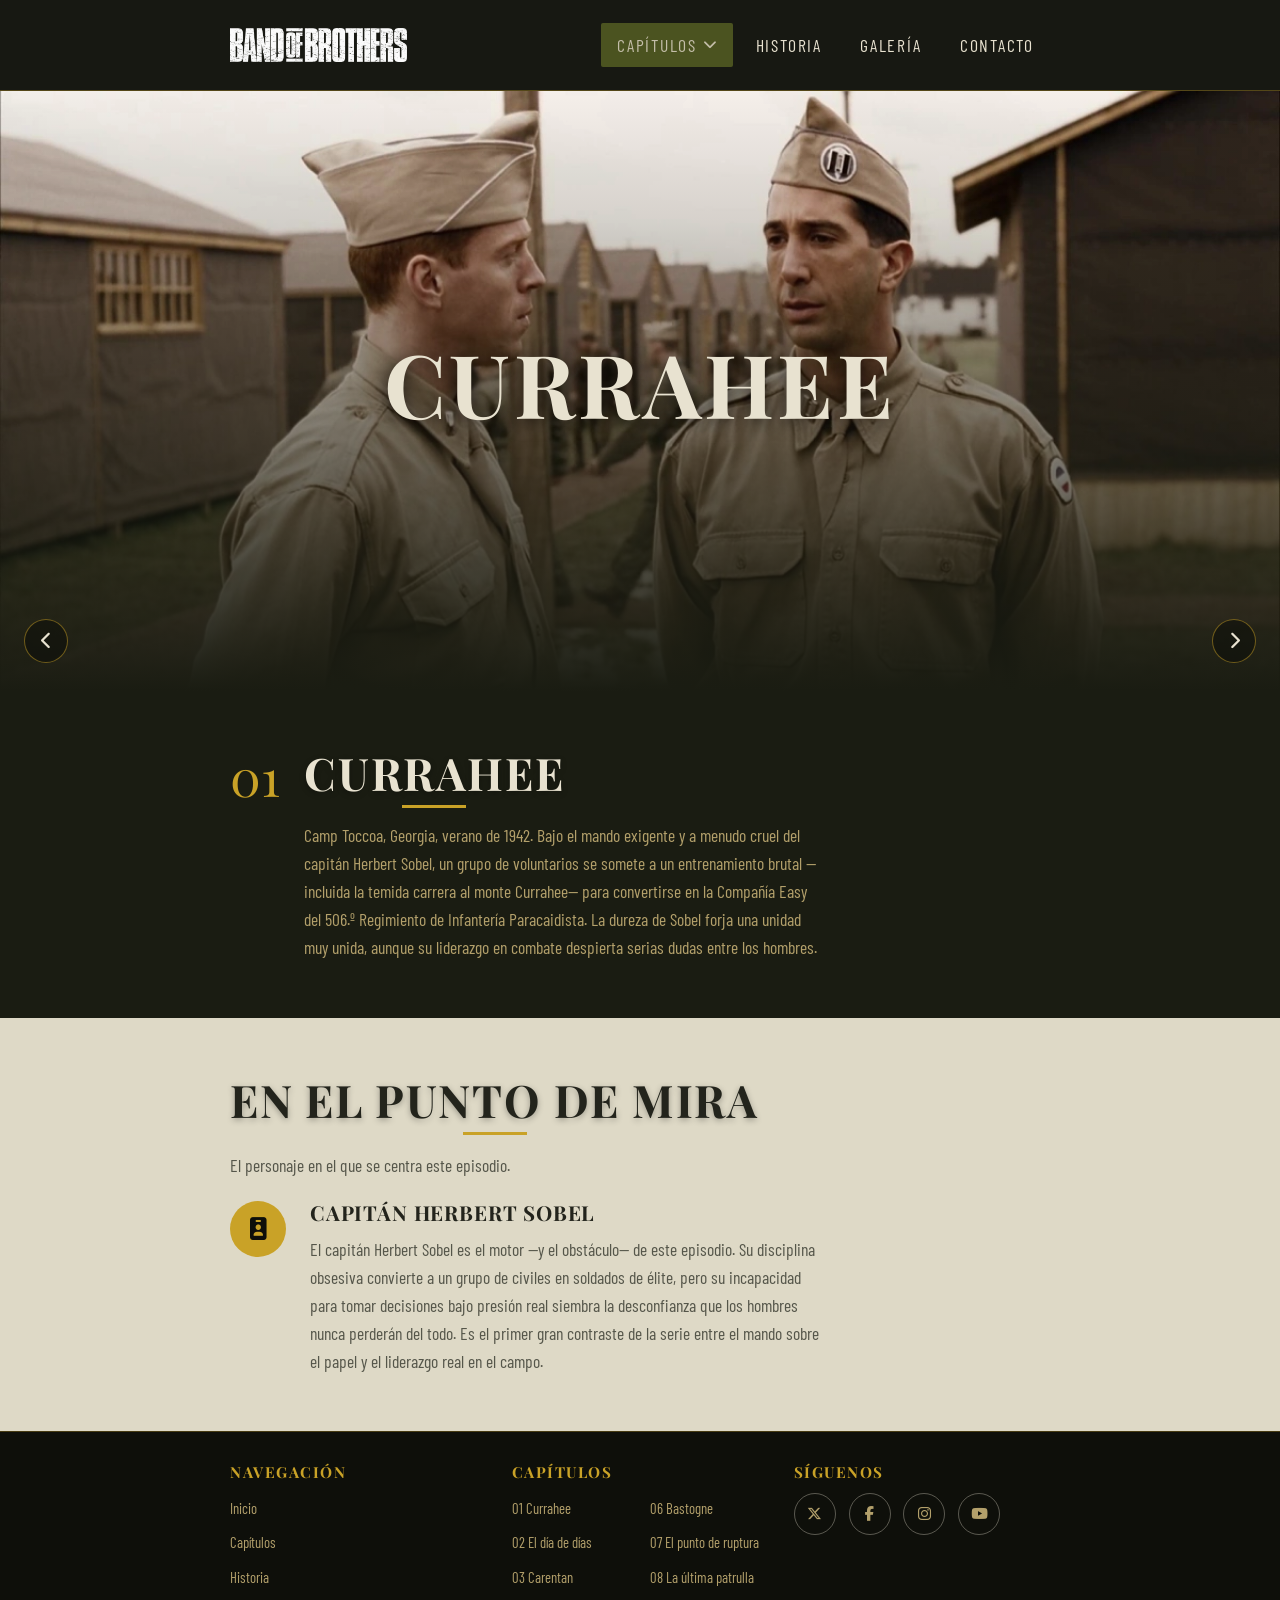
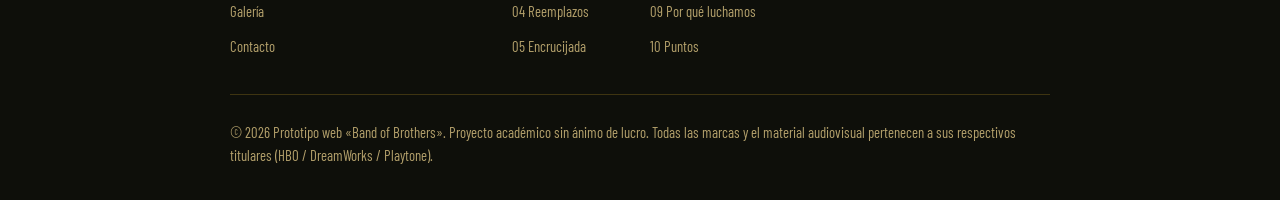
<file: capitulos.html>
<!DOCTYPE html>
<html lang="es">
<head>
  <meta charset="UTF-8" />
  <meta name="viewport" content="width=device-width, initial-scale=1.0" />

  <title>Capítulos | Band of Brothers</title>
  <meta name="description"
        content="Los diez episodios de la miniserie Band of Brothers, de Currahee a Puntos, con número, título y una breve descripción de cada uno." />
  <meta name="keywords"
        content="Band of Brothers capítulos, episodios, Currahee, Día D, Bastogne, Foy, Nido del Águila" />
  <meta name="author" content="Prototipo web - Band of Brothers" />
  <meta name="theme-color" content="#1a1c12" />

  <meta property="og:type" content="website" />
  <meta property="og:title" content="Capítulos | Band of Brothers" />
  <meta property="og:description" content="Los diez episodios de la miniserie, en orden de emisión." />
  <meta property="og:image" content="img/og-image.svg" />
  <meta property="og:url" content="https://example.com/band-of-brothers/capitulos.html" />
  <meta property="og:locale" content="es_ES" />
  <meta name="twitter:card" content="summary_large_image" />

  <link rel="preconnect" href="https://fonts.googleapis.com" />
  <link rel="preconnect" href="https://fonts.gstatic.com" crossorigin />
  <link
    href="https://fonts.googleapis.com/css2?family=Barlow+Condensed:wght@400;500;600;700&family=Playfair+Display:ital,wght@0,400..900;1,400..900&display=swap"
    rel="stylesheet" />

  <link rel="stylesheet"
        href="https://cdnjs.cloudflare.com/ajax/libs/font-awesome/6.5.1/css/all.min.css"
        integrity="sha512-DTOQO9RWCH3ppGqcWaEA1BIZOC6xxalwEsw9c2QQeAIftl+Vegovlnee1c9QX4TctnWMn13TZye+giMm8e2LwA=="
        crossorigin="anonymous" referrerpolicy="no-referrer" />

  <link rel="stylesheet" href="estilos/estilos.css?v=11" />
  <link rel="icon" type="image/svg+xml" href="img/logo.svg" />
</head>

<body>
  <a class="salto-contenido" href="#contenido-principal">Saltar al contenido principal</a>

  <!-- ============================================================ HEADER (idéntico en todas las páginas) ============================================================ -->
  <header class="cabecera">
    <div class="contenedor cabecera__interior">
      <a class="marca" href="index.html" aria-label="Band of Brothers - ir al inicio">
        <img src="img/logo.avif" alt="Emblema de la Compañía Easy, 506.º PIR" class="marca__logo" width="120" height="36" />
        <span class="marca__texto"></span>
      </a>

      <button class="hamburguesa" id="btnMenu" type="button"
              aria-label="Abrir menú de navegación" aria-controls="menuPrincipal" aria-expanded="false">
        <span class="hamburguesa__barra"></span>
        <span class="hamburguesa__barra"></span>
        <span class="hamburguesa__barra"></span>
      </button>

      <nav class="navegacion" aria-label="Navegación principal">
        <ul class="menu" id="menuPrincipal">
          <li class="menu__item menu__item--drop">
            <div class="menu__fila">
              <a href="capitulos.html" class="menu__enlace">Capítulos</a>
              <button type="button" class="submenu__toggle" aria-expanded="false"
                      aria-controls="submenuCapitulos" aria-label="Mostrar lista de capítulos">
                <i class="fa-solid fa-chevron-down" aria-hidden="true"></i>
              </button>
            </div>
            <ul class="submenu" id="submenuCapitulos" aria-label="Capítulos de la serie">
              <li><a href="capitulos.html#cap-1"  class="submenu__enlace"><span class="submenu__num" aria-hidden="true">01</span> Currahee</a></li>
              <li><a href="capitulos.html#cap-2"  class="submenu__enlace"><span class="submenu__num" aria-hidden="true">02</span> El día de días</a></li>
              <li><a href="capitulos.html#cap-3"  class="submenu__enlace"><span class="submenu__num" aria-hidden="true">03</span> Carentan</a></li>
              <li><a href="capitulos.html#cap-4"  class="submenu__enlace"><span class="submenu__num" aria-hidden="true">04</span> Reemplazos</a></li>
              <li><a href="capitulos.html#cap-5"  class="submenu__enlace"><span class="submenu__num" aria-hidden="true">05</span> Encrucijada</a></li>
              <li><a href="capitulos.html#cap-6"  class="submenu__enlace"><span class="submenu__num" aria-hidden="true">06</span> Bastogne</a></li>
              <li><a href="capitulos.html#cap-7"  class="submenu__enlace"><span class="submenu__num" aria-hidden="true">07</span> El punto de ruptura</a></li>
              <li><a href="capitulos.html#cap-8"  class="submenu__enlace"><span class="submenu__num" aria-hidden="true">08</span> La última patrulla</a></li>
              <li><a href="capitulos.html#cap-9"  class="submenu__enlace"><span class="submenu__num" aria-hidden="true">09</span> Por qué luchamos</a></li>
              <li><a href="capitulos.html#cap-10" class="submenu__enlace"><span class="submenu__num" aria-hidden="true">10</span> Puntos</a></li>
            </ul>
          </li>
          <li class="menu__item"><a href="historia.html" class="menu__enlace">Historia</a></li>
          <li class="menu__item"><a href="galeria.html" class="menu__enlace">Galería</a></li>
          <li class="menu__item"><a href="contacto.html" class="menu__enlace">Contacto</a></li>
        </ul>
      </nav>
    </div>
  </header>

  <!-- ============================================================ CONTENIDO ============================================================ -->
  <main id="contenido-principal" class="pagina">

    <!-- ---------- HÉROE / SLIDER DE CAPÍTULOS ----------
         El propio héroe es el slider: el fondo cambia según el capítulo
         activo (controlado por JS, ver js/script.js). Cada <li> de
         .hero-slider__fondos guarda en sus atributos data-* toda la
         información del capítulo: imagen (vía CSS, vinculada por índice),
         número, título, descripción breve (para el propio héroe) y
         sinopsis larga (para la sección de abajo). Conserva su id
         (cap-1 ... cap-10) para poder enlazarse desde el submenú y el
         footer. -->
    <section class="hero hero--slider" aria-labelledby="hero-cap-titulo" data-slider>

      <ul class="hero-slider__fondos" data-slider-fondos aria-hidden="true">
        <li class="hero-slider__fondo hero-slider__fondo--activo" style="background-image:url('img/currahee.webp')"></li>
        <li class="hero-slider__fondo" style="background-image:url('img/dday.webp')"></li>
        <li class="hero-slider__fondo" style="background-image:url('img/carentan.webp')"></li>
        <li class="hero-slider__fondo" style="background-image:url('img/replacements.webp')"></li>
        <li class="hero-slider__fondo" style="background-image:url('img/crossroads.webp')"></li>
        <li class="hero-slider__fondo" style="background-image:url('img/bastogne.webp')"></li>
        <li class="hero-slider__fondo" style="background-image:url('img/bpoint.webp')"></li>
        <li class="hero-slider__fondo" style="background-image:url('img/lastpatrol.webp')"></li>
        <li class="hero-slider__fondo" style="background-image:url('img/whywefight.webp')"></li>
        <li class="hero-slider__fondo" style="background-image:url('img/points.webp')"></li>
      </ul>
      <div class="hero__capa"></div>

      <div class="contenedor hero__contenido">
        <h1 class="hero__titulo" id="hero-cap-titulo" data-slider-titulo>Currahee</h1>
      </div>

      <button type="button" class="slider__flecha slider__flecha--prev" data-slider-prev aria-label="Capítulo anterior">
        <i class="fa-solid fa-chevron-left" aria-hidden="true"></i>
      </button>
      <button type="button" class="slider__flecha slider__flecha--next" data-slider-next aria-label="Capítulo siguiente">
        <i class="fa-solid fa-chevron-right" aria-hidden="true"></i>
      </button>
    </section>

    <!-- Datos de cada capítulo (id + textos). No se muestran directamente:
         el JS los lee para volcarlos en el héroe y en la sinopsis de abajo
         a medida que se navega el slider. -->
    <ul data-slider-datos hidden>
      <li id="cap-1" data-numero="01" data-titulo="Currahee"
          data-desc="Camp Toccoa, 1942. El capitán Sobel forja —y castiga— a la Compañía Easy hasta convertirla en una unidad de élite lista para saltar."
          data-sinopsis="Camp Toccoa, Georgia, verano de 1942. Bajo el mando exigente y a menudo cruel del capitán Herbert Sobel, un grupo de voluntarios se somete a un entrenamiento brutal —incluida la temida carrera al monte Currahee— para convertirse en la Compañía Easy del 506.º Regimiento de Infantería Paracaidista. La dureza de Sobel forja una unidad muy unida, aunque su liderazgo en combate despierta serias dudas entre los hombres."
          data-personaje="Capitán Herbert Sobel"
          data-personaje-texto="El capitán Herbert Sobel es el motor —y el obstáculo— de este episodio. Su disciplina obsesiva convierte a un grupo de civiles en soldados de élite, pero su incapacidad para tomar decisiones bajo presión real siembra la desconfianza que los hombres nunca perderán del todo. Es el primer gran contraste de la serie entre el mando sobre el papel y el liderazgo real en el campo."></li>

      <li id="cap-2" data-numero="02" data-titulo="El día de días"
          data-desc="6 de junio de 1944. Dispersos tras el salto nocturno, Winters reúne a un puñado de hombres y asalta los cañones de Brécourt Manor."
          data-sinopsis="Madrugada del 6 de junio de 1944. El salto sobre Normandía se convierte en un caos: los aviones son dispersados por el fuego antiaéreo y los paracaidistas caen lejos de sus zonas asignadas. Con apenas un puñado de hombres, el teniente Richard Winters organiza y ejecuta el asalto a una batería alemana de cuatro cañones en Brécourt Manor, una acción que aún se estudia en las academias militares."
          data-personaje="Teniente Richard Winters"
          data-personaje-texto="El teniente Richard Winters emerge como el corazón moral de la Compañía Easy. Sin instrucciones claras y con apenas un puñado de hombres reunidos entre el caos del salto, improvisa el asalto a Brécourt Manor con una calma que se convertirá en su sello personal. Su ejemplo, más que sus órdenes, es lo que empieza a mantener unida a la unidad."></li>

      <li id="cap-3" data-numero="03" data-titulo="Carentan"
          data-desc="El bautismo de fuego del soldado Blithe y la toma de Carentan para unir las cabezas de playa de Utah y Omaha."
          data-sinopsis="Tras asegurar las cabezas de playa, la Compañía Easy avanza hacia la localidad de Carentan, punto clave para unir los desembarcos de Utah y Omaha. El joven soldado Albert Blithe vive su bautismo de fuego y una ceguera histérica que lo aparta momentáneamente del combate, mientras la unidad resiste un violento contraataque alemán en las afueras del pueblo."
          data-personaje="Soldado Albert Blithe"
          data-personaje-texto="El soldado Albert Blithe centra este episodio con su bautismo de fuego. El miedo lo paraliza hasta el punto de una ceguera histérica, y su lucha íntima contra el pánico ilustra, mejor que ninguna otra escena, el peso psicológico del combate en jóvenes que apenas semanas antes eran civiles."></li>

      <li id="cap-4" data-numero="04" data-titulo="Reemplazos"
          data-desc="Operación Market Garden en los Países Bajos. Los novatos descubren la guerra real durante la retirada de Nuenen."
          data-sinopsis="Holanda, septiembre de 1944. En el marco de la Operación Market Garden, la Easy recibe soldados de reemplazo que aún no han visto combate. Durante una emboscada nocturna cerca de Nuenen, los novatos descubren de golpe la crudeza real de la guerra, muy distinta de lo que imaginaban tras meses de entrenamiento."
          data-personaje="Sargento Denver &quot;Bull&quot; Randleman"
          data-personaje-texto="El sargento Denver «Bull» Randleman, veterano curtido, se convierte en el punto de referencia de los reemplazos novatos. Separado de la compañía y dado por muerto tras la emboscada de Nuenen, su tenaz supervivencia oculto en un granero demuestra la experiencia y el instinto que los nuevos soldados todavía no tienen."></li>

      <li id="cap-5" data-numero="05" data-titulo="Encrucijada"
          data-desc="Winters, ascendido a plana mayor, revive un asalto junto al dique mientras la unidad se dirige a las Ardenas."
          data-sinopsis="Ya como oficial de plana mayor del batallón, Richard Winters revive —a través de un informe que debe escribir— el asalto al dique de Nuenen mientras la compañía se traslada hacia Bélgica. El episodio combina el relato en el frente con la reflexión de Winters sobre el peso del mando y las decisiones que cuestan vidas."
          data-personaje="Teniente Richard Winters"
          data-personaje-texto="De nuevo Richard Winters, ya alejado del combate directo, sostiene el episodio. Obligado a redactar un informe sobre el asalto al dique de Nuenen, revive la acción y se enfrenta al peso silencioso de haber enviado hombres a morir por una orden que él mismo llega a cuestionar."></li>

      <li id="cap-6" data-numero="06" data-titulo="Bastogne"
          data-desc="El cerco visto por el médico Eugene Roe: frío extremo, escasez de material y bombardeos constantes en el bosque de Bois Jacques."
          data-sinopsis="Diciembre de 1944, bosque de Bois Jacques. Cercada durante la ofensiva de las Ardenas, la Compañía Easy resiste sin ropa de invierno, munición suficiente ni apoyo aéreo. El episodio se narra a través de la mirada del médico Eugene Roe, que intenta salvar vidas en condiciones casi imposibles bajo un frío extremo y bombardeos constantes."
          data-personaje="Sanitario Eugene &quot;Doc&quot; Roe"
          data-personaje-texto="El médico Eugene «Doc» Roe es la mirada a través de la cual se vive el cerco de Bastogne. Sin suministros, sin ropa de abrigo y bajo bombardeo constante, su empeño por mantener con vida a sus compañeros —y su breve consuelo junto a la enfermera Renée— muestra el lado más humano y agotador de la guerra."></li>

      <li id="cap-7" data-numero="07" data-titulo="El punto de ruptura"
          data-desc="El asalto a Foy y el precio humano del liderazgo deficiente. Quizá el episodio más duro de la serie."
          data-sinopsis="Con Bastogne aún bajo asedio, la Easy recibe la orden de tomar el pueblo de Foy. El liderazgo vacilante del capitán Norman Dike pone en riesgo a toda la compañía hasta que Winters se ve obligado a intervenir. Considerado uno de los episodios más duros de la serie, retrata el coste humano de un mando deficiente en combate."
          data-personaje="Sargento Carwood Lipton"
          data-personaje-texto="El sargento Carwood Lipton se convierte en el verdadero liderazgo de la compañía cuando el capitán Dike se paraliza en pleno asalto a Foy. Su serenidad y su capacidad para sostener la moral de los hombres, sin ostentar el mando oficial, lo convierten en el ejemplo más claro de que el rango no siempre coincide con quién realmente dirige."></li>

      <li id="cap-8" data-numero="08" data-titulo="La última patrulla"
          data-desc="Haguenau. Una peligrosa patrulla nocturna al otro lado del río y una orden silenciosa de Winters que lo cambia todo."
          data-sinopsis="Haguenau, Alsacia, principios de 1945. La compañía recibe la orden de cruzar el río Mosela para capturar prisioneros alemanes en una patrulla nocturna de alto riesgo. El soldado David Webster, que se reincorpora tras ser herido, choca con una orden silenciosa de Winters que cambiará su forma de ver a la unidad."
          data-personaje="Soldado David Webster"
          data-personaje-texto="El soldado David Webster regresa de una herida para descubrir una compañía que ya no lo necesita como antes. Su frustración al sentirse un extraño entre sus propios hombres, y el golpe silencioso de una orden de Winters, retratan el aislamiento de quien vuelve al frente tras haber estado fuera de él."></li>

      <li id="cap-9" data-numero="09" data-titulo="Por qué luchamos"
          data-desc="Alemania, 1945. El hallazgo de un campo de concentración da sentido, de golpe, a todos los años de guerra."
          data-sinopsis="Alemania, abril de 1945. Mientras la guerra en Europa toca a su fin, la Compañía Easy se topa por casualidad con un subcampo de concentración cerca de Landsberg. El hallazgo da, de golpe, un sentido distinto a todos los años de sacrificio y confirma para los soldados el propósito real de la lucha."
          data-personaje="Capitán Ronald Speirs"
          data-personaje-texto="El capitán Ronald Speirs, ya al mando de la Easy, revela una faceta más reflexiva que su fama de implacable en combate. El hallazgo casual de un subcampo de concentración le da, a él y a toda la compañía, una razón definitiva —y hasta entonces abstracta— para haber luchado."></li>

      <li id="cap-10" data-numero="10" data-titulo="Puntos"
          data-desc="El Nido del Águila, el fin de la guerra en Europa y la espera del recuento de puntos para volver a casa. Epílogo sobre el destino de cada hombre."
          data-sinopsis="Con la rendición alemana, la Easy ocupa el Nido del Águila de Hitler en Berchtesgaden y espera el recuento de puntos que decidirá quién vuelve antes a casa. El episodio final repasa, a modo de epílogo, el destino de cada uno de los hombres reales que inspiraron la serie tras el fin de la guerra."
          data-personaje="Los hombres de la Compañía Easy"
          data-personaje-texto="El último episodio abandona el foco en un solo hombre para devolvérselo a todos. Los soldados reales que inspiraron la serie, cuyos destinos tras la guerra se cuentan en primera persona a modo de epílogo, dan cierre a la historia que la serie ha contado durante nueve capítulos."></li>
    </ul>

    <!-- ---------- SINOPSIS DEL CAPÍTULO ACTIVO ---------- -->
    <section class="seccion seccion--continua-heroe" aria-labelledby="sinopsis-titulo">
      <div class="contenedor">
        <div class="sinopsis" id="sinopsis-panel">
          <span class="sinopsis__numero" aria-hidden="true" data-sinopsis-numero>01</span>
          <div>
            <h2 class="seccion__titulo sinopsis__titulo" id="sinopsis-titulo" data-sinopsis-titulo>Currahee</h2>
            <p class="sinopsis__texto" data-sinopsis-texto>
              Camp Toccoa, Georgia, verano de 1942. Bajo el mando exigente y a menudo cruel del
              capitán Herbert Sobel, un grupo de voluntarios se somete a un entrenamiento brutal
              —incluida la temida carrera al monte Currahee— para convertirse en la Compañía Easy
              del 506.º Regimiento de Infantería Paracaidista.
            </p>
          </div>
        </div>
      </div>
    </section>

    <!-- ---------- PERSONAJE DESTACADO DEL CAPÍTULO ACTIVO ----------
         Cada episodio pone el foco en un soldado distinto. El JS vuelca
         aquí el nombre y el párrafo guardados en data-personaje /
         data-personaje-texto de la lista [data-slider-datos]. -->
    <section class="seccion seccion--alt" aria-labelledby="destacado-titulo">
      <div class="contenedor">
        <header class="seccion__cabecera seccion__cabecera--izq">
          <h2 class="seccion__titulo" id="destacado-titulo">En el punto de mira</h2>
          <p class="seccion__intro">El personaje en el que se centra este episodio.</p>
        </header>

        <div class="destacado" id="destacado-panel">
          <span class="destacado__icono" aria-hidden="true"><i class="fa-solid fa-id-badge"></i></span>
          <div>
            <h3 class="destacado__nombre" data-destacado-nombre>Capitán Herbert Sobel</h3>
            <p class="destacado__texto" data-destacado-texto>
              El capitán Herbert Sobel es el motor —y el obstáculo— de este episodio. Su disciplina
              obsesiva convierte a un grupo de civiles en soldados de élite, pero su incapacidad para
              tomar decisiones bajo presión real siembra la desconfianza que los hombres nunca
              perderán del todo.
            </p>
          </div>
        </div>
      </div>
    </section>

  </main>

  <!-- ============================================================ FOOTER (idéntico en todas las páginas) ============================================================ -->
  <footer class="pie" role="contentinfo">
    <div class="contenedor pie__interior">

      <nav class="pie__mapa" aria-label="Mapa del sitio">
        <div class="pie__columna">
          <h2 class="pie__titulo">Navegación</h2>
          <ul>
            <li><a href="index.html">Inicio</a></li>
            <li><a href="capitulos.html">Capítulos</a></li>
            <li><a href="historia.html">Historia</a></li>
            <li><a href="galeria.html">Galería</a></li>
            <li><a href="contacto.html">Contacto</a></li>
          </ul>
        </div>

        <div class="pie__columna pie__columna--capitulos">
          <h2 class="pie__titulo">Capítulos</h2>
          <ul>
            <li><a href="capitulos.html#cap-1">01 Currahee</a></li>
            <li><a href="capitulos.html#cap-2">02 El día de días</a></li>
            <li><a href="capitulos.html#cap-3">03 Carentan</a></li>
            <li><a href="capitulos.html#cap-4">04 Reemplazos</a></li>
            <li><a href="capitulos.html#cap-5">05 Encrucijada</a></li>
            <li><a href="capitulos.html#cap-6">06 Bastogne</a></li>
            <li><a href="capitulos.html#cap-7">07 El punto de ruptura</a></li>
            <li><a href="capitulos.html#cap-8">08 La última patrulla</a></li>
            <li><a href="capitulos.html#cap-9">09 Por qué luchamos</a></li>
            <li><a href="capitulos.html#cap-10">10 Puntos</a></li>
          </ul>
        </div>

        <div class="pie__columna">
          <h2 class="pie__titulo">Síguenos</h2>
          <ul class="redes" aria-label="Redes sociales">
            <li><a href="#" class="redes__enlace" aria-label="Perfil en X (Twitter)"><i class="fa-brands fa-x-twitter" aria-hidden="true"></i></a></li>
            <li><a href="#" class="redes__enlace" aria-label="Página en Facebook"><i class="fa-brands fa-facebook-f" aria-hidden="true"></i></a></li>
            <li><a href="#" class="redes__enlace" aria-label="Perfil en Instagram"><i class="fa-brands fa-instagram" aria-hidden="true"></i></a></li>
            <li><a href="#" class="redes__enlace" aria-label="Canal en YouTube"><i class="fa-brands fa-youtube" aria-hidden="true"></i></a></li>
          </ul>
        </div>
      </nav>

      <div class="pie__base">
        <p class="pie__creditos">
          &copy; <span id="anio">2026</span> Prototipo web &laquo;Band of Brothers&raquo;.
          Proyecto académico sin ánimo de lucro. Todas las marcas y el material audiovisual
          pertenecen a sus respectivos titulares (HBO / DreamWorks / Playtone).
        </p>
      </div>
    </div>
  </footer>

  <!-- Botón "volver arriba": parche con un solo galón (rango de soldado
       raso) que hace también de flecha hacia arriba. Aparece al bajar en
       la página (ver js/script.js). -->
  <button type="button" class="volver-arriba" id="btnArriba" aria-label="Volver arriba">
    <i class="fa-solid fa-chevron-up" aria-hidden="true"></i>
  </button>

  <script src="js/script.js?v=11" defer></script>
</body>
</html>
</file>
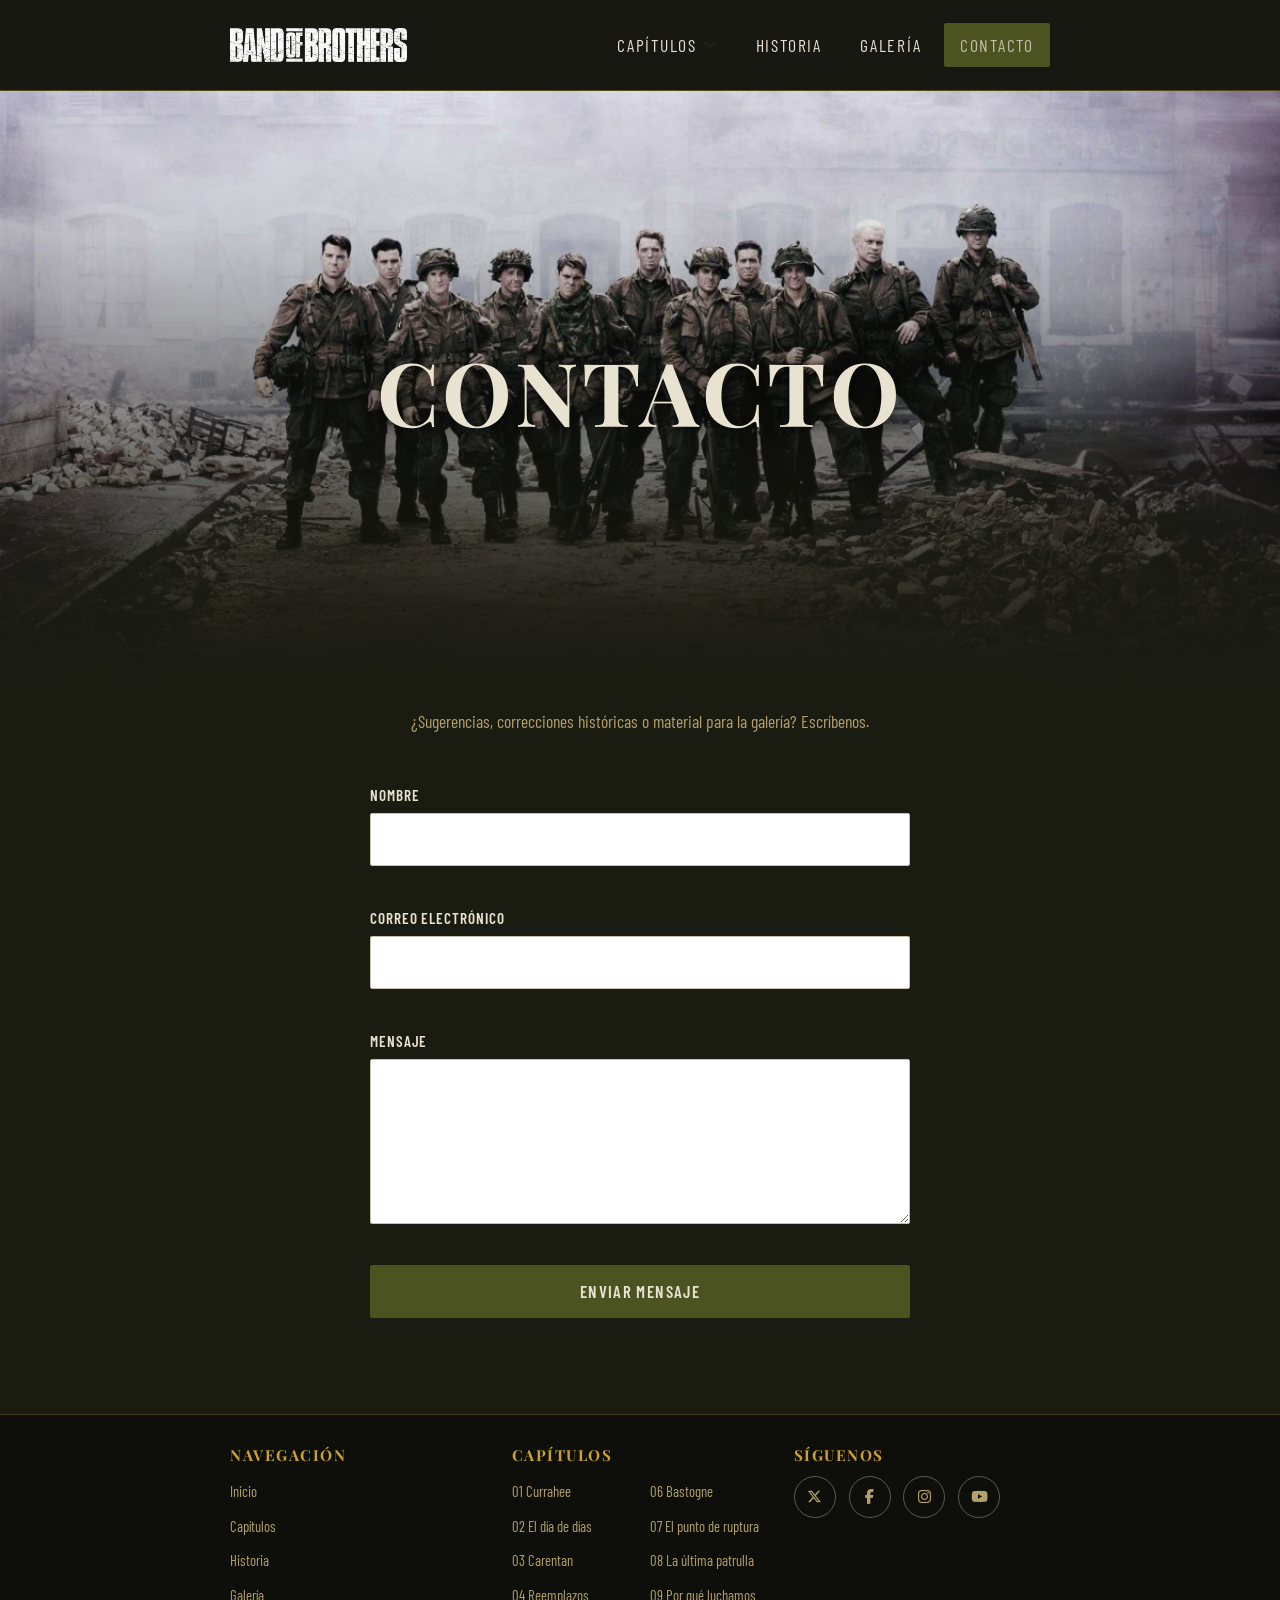
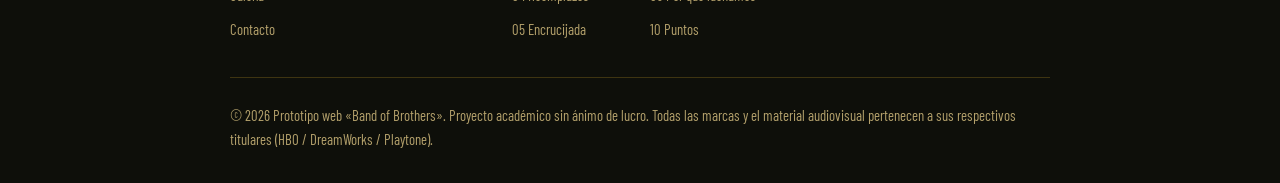
<file: contacto.html>
<!DOCTYPE html>
<html lang="es">
<head>
  <meta charset="UTF-8" />
  <meta name="viewport" content="width=device-width, initial-scale=1.0" />

  <title>Contacto | Band of Brothers</title>
  <meta name="description"
        content="Formulario de contacto del sitio Band of Brothers: envía sugerencias, correcciones históricas o material para la galería. Validación sencilla en el navegador." />
  <meta name="keywords"
        content="Band of Brothers contacto, formulario, sugerencias, correcciones" />
  <meta name="author" content="Prototipo web - Band of Brothers" />
  <meta name="theme-color" content="#1a1c12" />

  <meta property="og:type" content="website" />
  <meta property="og:title" content="Contacto | Band of Brothers" />
  <meta property="og:description" content="Escríbenos: sugerencias, correcciones históricas o material para la galería." />
  <meta property="og:image" content="img/og-image.svg" />
  <meta property="og:url" content="https://example.com/band-of-brothers/contacto.html" />
  <meta property="og:locale" content="es_ES" />
  <meta name="twitter:card" content="summary_large_image" />

  <link rel="preconnect" href="https://fonts.googleapis.com" />
  <link rel="preconnect" href="https://fonts.gstatic.com" crossorigin />
  <link
    href="https://fonts.googleapis.com/css2?family=Barlow+Condensed:wght@400;500;600;700&family=Playfair+Display:ital,wght@0,400..900;1,400..900&display=swap"
    rel="stylesheet" />

  <link rel="stylesheet"
        href="https://cdnjs.cloudflare.com/ajax/libs/font-awesome/6.5.1/css/all.min.css"
        integrity="sha512-DTOQO9RWCH3ppGqcWaEA1BIZOC6xxalwEsw9c2QQeAIftl+Vegovlnee1c9QX4TctnWMn13TZye+giMm8e2LwA=="
        crossorigin="anonymous" referrerpolicy="no-referrer" />

  <link rel="stylesheet" href="estilos/estilos.css?v=11" />
  <link rel="icon" type="image/svg+xml" href="img/logo.svg" />
</head>

<body>
  <a class="salto-contenido" href="#contenido-principal">Saltar al contenido principal</a>

  <!-- ============================================================ HEADER (idéntico en todas las páginas) ============================================================ -->
  <header class="cabecera">
    <div class="contenedor cabecera__interior">
      <a class="marca" href="index.html" aria-label="Band of Brothers - ir al inicio">
        <img src="img/logo.avif" alt="Emblema de la Compañía Easy, 506.º PIR" class="marca__logo" width="120" height="36" />
        <span class="marca__texto"></span>
      </a>

      <button class="hamburguesa" id="btnMenu" type="button"
              aria-label="Abrir menú de navegación" aria-controls="menuPrincipal" aria-expanded="false">
        <span class="hamburguesa__barra"></span>
        <span class="hamburguesa__barra"></span>
        <span class="hamburguesa__barra"></span>
      </button>

      <nav class="navegacion" aria-label="Navegación principal">
        <ul class="menu" id="menuPrincipal">
          <li class="menu__item menu__item--drop">
            <div class="menu__fila">
              <a href="capitulos.html" class="menu__enlace">Capítulos</a>
              <button type="button" class="submenu__toggle" aria-expanded="false"
                      aria-controls="submenuCapitulos" aria-label="Mostrar lista de capítulos">
                <i class="fa-solid fa-chevron-down" aria-hidden="true"></i>
              </button>
            </div>
            <ul class="submenu" id="submenuCapitulos" aria-label="Capítulos de la serie">
              <li><a href="capitulos.html#cap-1"  class="submenu__enlace"><span class="submenu__num" aria-hidden="true">01</span> Currahee</a></li>
              <li><a href="capitulos.html#cap-2"  class="submenu__enlace"><span class="submenu__num" aria-hidden="true">02</span> El día de días</a></li>
              <li><a href="capitulos.html#cap-3"  class="submenu__enlace"><span class="submenu__num" aria-hidden="true">03</span> Carentan</a></li>
              <li><a href="capitulos.html#cap-4"  class="submenu__enlace"><span class="submenu__num" aria-hidden="true">04</span> Reemplazos</a></li>
              <li><a href="capitulos.html#cap-5"  class="submenu__enlace"><span class="submenu__num" aria-hidden="true">05</span> Encrucijada</a></li>
              <li><a href="capitulos.html#cap-6"  class="submenu__enlace"><span class="submenu__num" aria-hidden="true">06</span> Bastogne</a></li>
              <li><a href="capitulos.html#cap-7"  class="submenu__enlace"><span class="submenu__num" aria-hidden="true">07</span> El punto de ruptura</a></li>
              <li><a href="capitulos.html#cap-8"  class="submenu__enlace"><span class="submenu__num" aria-hidden="true">08</span> La última patrulla</a></li>
              <li><a href="capitulos.html#cap-9"  class="submenu__enlace"><span class="submenu__num" aria-hidden="true">09</span> Por qué luchamos</a></li>
              <li><a href="capitulos.html#cap-10" class="submenu__enlace"><span class="submenu__num" aria-hidden="true">10</span> Puntos</a></li>
            </ul>
          </li>
          <li class="menu__item"><a href="historia.html" class="menu__enlace">Historia</a></li>
          <li class="menu__item"><a href="galeria.html" class="menu__enlace">Galería</a></li>
          <li class="menu__item"><a href="contacto.html" class="menu__enlace">Contacto</a></li>
        </ul>
      </nav>
    </div>
  </header>

  <!-- ============================================================ CONTENIDO ============================================================ -->
  <main id="contenido-principal" class="pagina pagina--oscura">

    <!-- ---------- HÉROE ---------- -->
    <section class="hero" aria-labelledby="hero-contacto-titulo">
      <div class="hero__capa"></div>
      <div class="contenedor hero__contenido">
        <h1 class="hero__titulo" id="hero-contacto-titulo">Contacto</h1>
      </div>
    </section>

    <section class="seccion seccion--oscura seccion--sin-padding-top" aria-labelledby="hero-contacto-titulo">
      <div class="contenedor contacto__interior">
        <header class="seccion__cabecera">
          <p class="seccion__intro">¿Sugerencias, correcciones históricas o material para la galería? Escríbenos.</p>
        </header>

        <!-- novalidate: desactiva la validación nativa para usar la propia (JS). -->
        <form class="formulario" id="formContacto" novalidate>
          <div class="campo">
            <label for="nombre">Nombre</label>
            <input type="text" id="nombre" name="nombre" autocomplete="name"
                   required minlength="2" aria-describedby="error-nombre" />
            <span class="campo__error" id="error-nombre" role="alert"></span>
          </div>

          <div class="campo">
            <label for="email">Correo electrónico</label>
            <input type="email" id="email" name="email" autocomplete="email"
                   required aria-describedby="error-email" />
            <span class="campo__error" id="error-email" role="alert"></span>
          </div>

          <div class="campo">
            <label for="mensaje">Mensaje</label>
            <textarea id="mensaje" name="mensaje" rows="5"
                      required minlength="10" aria-describedby="error-mensaje"></textarea>
            <span class="campo__error" id="error-mensaje" role="alert"></span>
          </div>

          <button type="submit" class="boton boton--primario">Enviar mensaje</button>

          <!-- Mensaje de resultado (lo rellena JavaScript). role=status = región activa. -->
          <p class="formulario__resultado" id="resultadoForm" role="status" aria-live="polite"></p>
        </form>
      </div>
    </section>

  </main>

  <!-- ============================================================ FOOTER (idéntico en todas las páginas) ============================================================ -->
  <footer class="pie" role="contentinfo">
    <div class="contenedor pie__interior">

      <nav class="pie__mapa" aria-label="Mapa del sitio">
        <div class="pie__columna">
          <h2 class="pie__titulo">Navegación</h2>
          <ul>
            <li><a href="index.html">Inicio</a></li>
            <li><a href="capitulos.html">Capítulos</a></li>
            <li><a href="historia.html">Historia</a></li>
            <li><a href="galeria.html">Galería</a></li>
            <li><a href="contacto.html">Contacto</a></li>
          </ul>
        </div>

        <div class="pie__columna pie__columna--capitulos">
          <h2 class="pie__titulo">Capítulos</h2>
          <ul>
            <li><a href="capitulos.html#cap-1">01 Currahee</a></li>
            <li><a href="capitulos.html#cap-2">02 El día de días</a></li>
            <li><a href="capitulos.html#cap-3">03 Carentan</a></li>
            <li><a href="capitulos.html#cap-4">04 Reemplazos</a></li>
            <li><a href="capitulos.html#cap-5">05 Encrucijada</a></li>
            <li><a href="capitulos.html#cap-6">06 Bastogne</a></li>
            <li><a href="capitulos.html#cap-7">07 El punto de ruptura</a></li>
            <li><a href="capitulos.html#cap-8">08 La última patrulla</a></li>
            <li><a href="capitulos.html#cap-9">09 Por qué luchamos</a></li>
            <li><a href="capitulos.html#cap-10">10 Puntos</a></li>
          </ul>
        </div>

        <div class="pie__columna">
          <h2 class="pie__titulo">Síguenos</h2>
          <ul class="redes" aria-label="Redes sociales">
            <li><a href="#" class="redes__enlace" aria-label="Perfil en X (Twitter)"><i class="fa-brands fa-x-twitter" aria-hidden="true"></i></a></li>
            <li><a href="#" class="redes__enlace" aria-label="Página en Facebook"><i class="fa-brands fa-facebook-f" aria-hidden="true"></i></a></li>
            <li><a href="#" class="redes__enlace" aria-label="Perfil en Instagram"><i class="fa-brands fa-instagram" aria-hidden="true"></i></a></li>
            <li><a href="#" class="redes__enlace" aria-label="Canal en YouTube"><i class="fa-brands fa-youtube" aria-hidden="true"></i></a></li>
          </ul>
        </div>
      </nav>

      <div class="pie__base">
        <p class="pie__creditos">
          &copy; <span id="anio">2026</span> Prototipo web &laquo;Band of Brothers&raquo;.
          Proyecto académico sin ánimo de lucro. Todas las marcas y el material audiovisual
          pertenecen a sus respectivos titulares (HBO / DreamWorks / Playtone).
        </p>
      </div>
    </div>
  </footer>

  <!-- Botón "volver arriba": parche con un solo galón (rango de soldado
       raso) que hace también de flecha hacia arriba. Aparece al bajar en
       la página (ver js/script.js). -->
  <button type="button" class="volver-arriba" id="btnArriba" aria-label="Volver arriba">
    <i class="fa-solid fa-chevron-up" aria-hidden="true"></i>
  </button>

  <script src="js/script.js?v=11" defer></script>
</body>
</html>
</file>
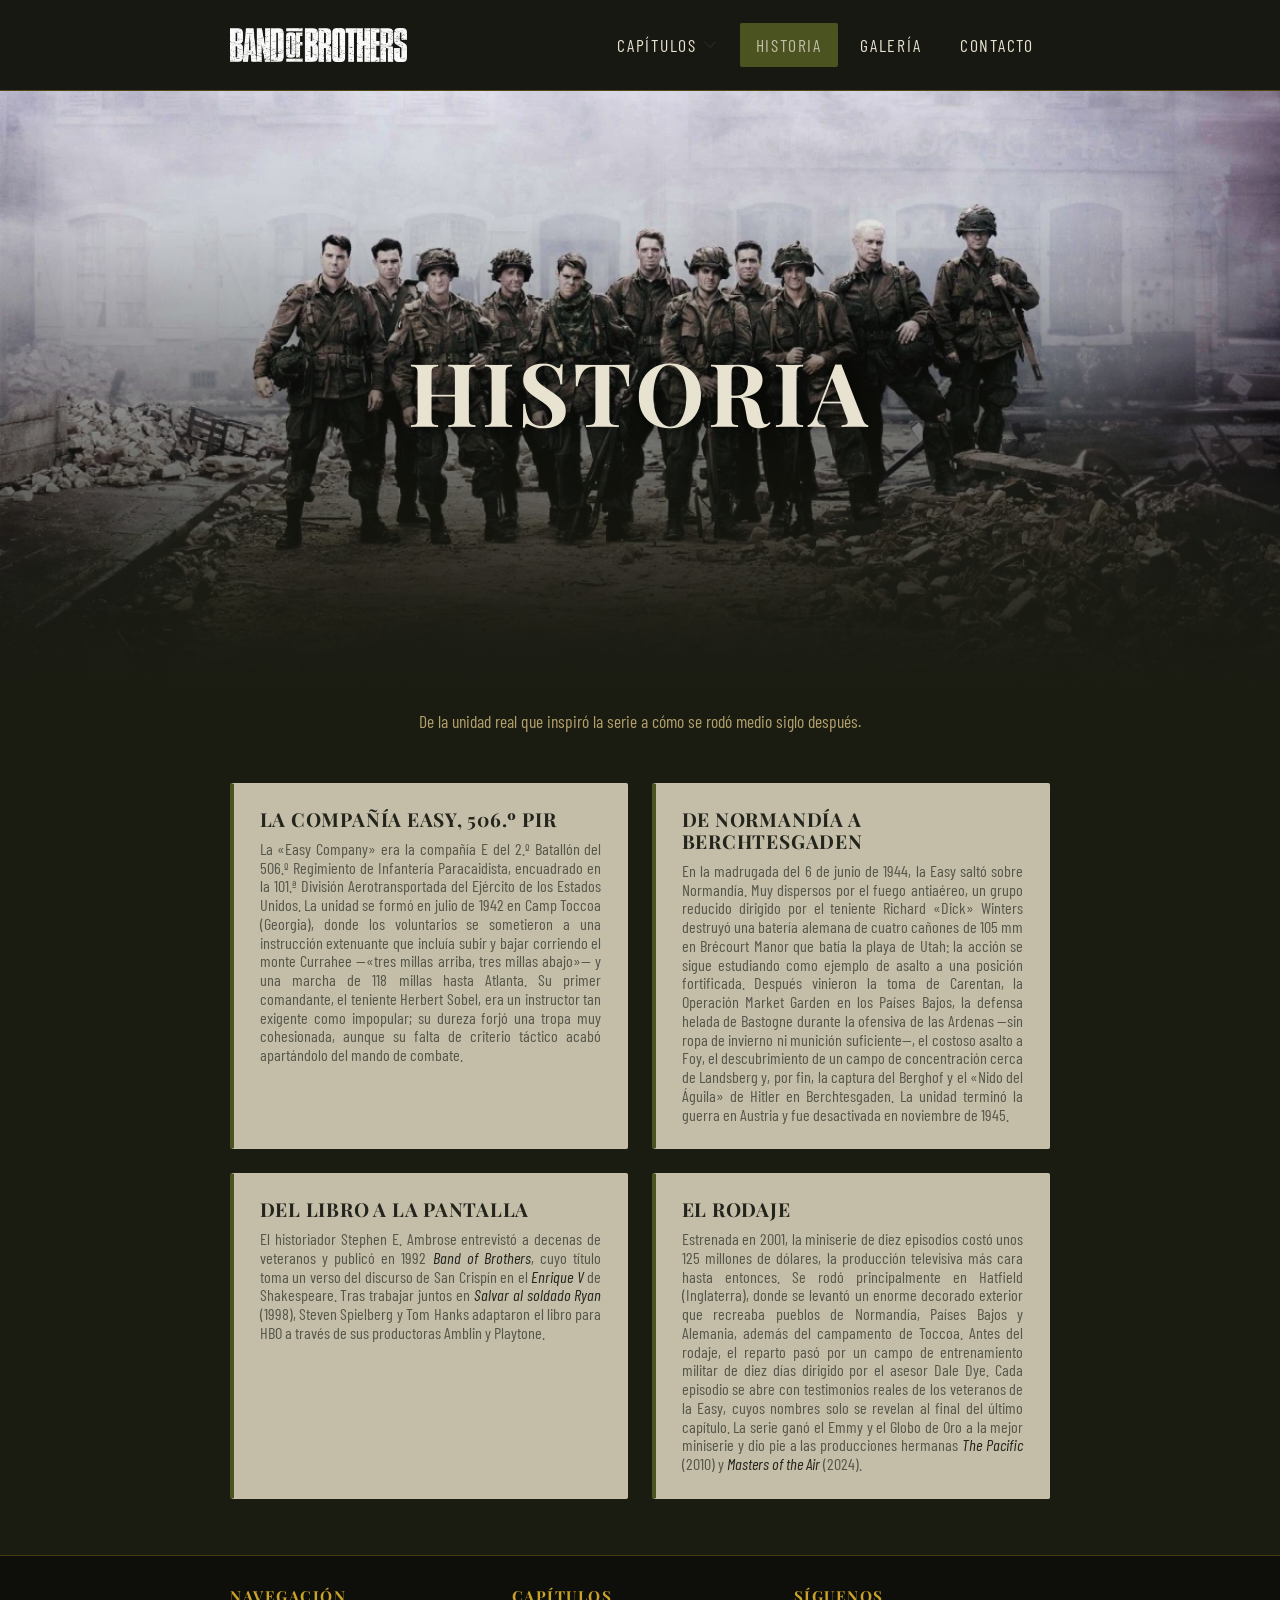
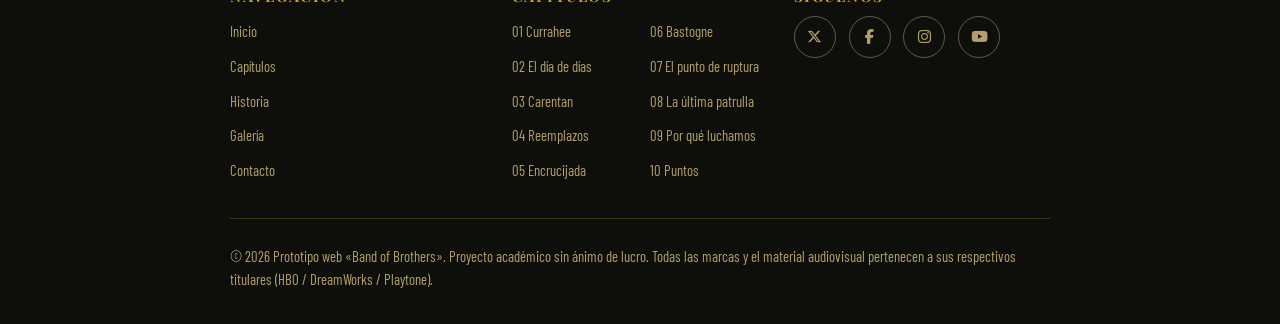
<file: historia.html>
<!DOCTYPE html>
<html lang="es">
<head>
  <meta charset="UTF-8" />
  <meta name="viewport" content="width=device-width, initial-scale=1.0" />

  <title>Historia | Band of Brothers</title>
  <meta name="description"
        content="La Compañía Easy real, 506.º PIR: de Camp Toccoa a Berchtesgaden, el libro de Stephen E. Ambrose y cómo Spielberg y Hanks rodaron la miniserie para HBO." />
  <meta name="keywords"
        content="Compañía Easy historia real, 506 PIR, Stephen Ambrose, Spielberg, Tom Hanks, HBO, rodaje Band of Brothers" />
  <meta name="author" content="Prototipo web - Band of Brothers" />
  <meta name="theme-color" content="#1a1c12" />

  <meta property="og:type" content="article" />
  <meta property="og:title" content="Historia | Band of Brothers" />
  <meta property="og:description" content="La unidad real que inspiró la serie y cómo se rodó medio siglo después." />
  <meta property="og:image" content="img/og-image.svg" />
  <meta property="og:url" content="https://example.com/band-of-brothers/historia.html" />
  <meta property="og:locale" content="es_ES" />
  <meta name="twitter:card" content="summary_large_image" />

  <link rel="preconnect" href="https://fonts.googleapis.com" />
  <link rel="preconnect" href="https://fonts.gstatic.com" crossorigin />
  <link
    href="https://fonts.googleapis.com/css2?family=Barlow+Condensed:wght@400;500;600;700&family=Playfair+Display:ital,wght@0,400..900;1,400..900&display=swap"
    rel="stylesheet" />

  <link rel="stylesheet"
        href="https://cdnjs.cloudflare.com/ajax/libs/font-awesome/6.5.1/css/all.min.css"
        integrity="sha512-DTOQO9RWCH3ppGqcWaEA1BIZOC6xxalwEsw9c2QQeAIftl+Vegovlnee1c9QX4TctnWMn13TZye+giMm8e2LwA=="
        crossorigin="anonymous" referrerpolicy="no-referrer" />

  <link rel="stylesheet" href="estilos/estilos.css?v=11" />
  <link rel="icon" type="image/svg+xml" href="img/logo.svg" />
</head>

<body>
  <a class="salto-contenido" href="#contenido-principal">Saltar al contenido principal</a>

  <!-- ============================================================ HEADER (idéntico en todas las páginas) ============================================================ -->
  <header class="cabecera">
    <div class="contenedor cabecera__interior">
      <a class="marca" href="index.html" aria-label="Band of Brothers - ir al inicio">
        <img src="img/logo.avif" alt="Emblema de la Compañía Easy, 506.º PIR" class="marca__logo" width="120" height="36" />
        <span class="marca__texto"></span>
      </a>

      <button class="hamburguesa" id="btnMenu" type="button"
              aria-label="Abrir menú de navegación" aria-controls="menuPrincipal" aria-expanded="false">
        <span class="hamburguesa__barra"></span>
        <span class="hamburguesa__barra"></span>
        <span class="hamburguesa__barra"></span>
      </button>

      <nav class="navegacion" aria-label="Navegación principal">
        <ul class="menu" id="menuPrincipal">
          <li class="menu__item menu__item--drop">
            <div class="menu__fila">
              <a href="capitulos.html" class="menu__enlace">Capítulos</a>
              <button type="button" class="submenu__toggle" aria-expanded="false"
                      aria-controls="submenuCapitulos" aria-label="Mostrar lista de capítulos">
                <i class="fa-solid fa-chevron-down" aria-hidden="true"></i>
              </button>
            </div>
            <ul class="submenu" id="submenuCapitulos" aria-label="Capítulos de la serie">
              <li><a href="capitulos.html#cap-1"  class="submenu__enlace"><span class="submenu__num" aria-hidden="true">01</span> Currahee</a></li>
              <li><a href="capitulos.html#cap-2"  class="submenu__enlace"><span class="submenu__num" aria-hidden="true">02</span> El día de días</a></li>
              <li><a href="capitulos.html#cap-3"  class="submenu__enlace"><span class="submenu__num" aria-hidden="true">03</span> Carentan</a></li>
              <li><a href="capitulos.html#cap-4"  class="submenu__enlace"><span class="submenu__num" aria-hidden="true">04</span> Reemplazos</a></li>
              <li><a href="capitulos.html#cap-5"  class="submenu__enlace"><span class="submenu__num" aria-hidden="true">05</span> Encrucijada</a></li>
              <li><a href="capitulos.html#cap-6"  class="submenu__enlace"><span class="submenu__num" aria-hidden="true">06</span> Bastogne</a></li>
              <li><a href="capitulos.html#cap-7"  class="submenu__enlace"><span class="submenu__num" aria-hidden="true">07</span> El punto de ruptura</a></li>
              <li><a href="capitulos.html#cap-8"  class="submenu__enlace"><span class="submenu__num" aria-hidden="true">08</span> La última patrulla</a></li>
              <li><a href="capitulos.html#cap-9"  class="submenu__enlace"><span class="submenu__num" aria-hidden="true">09</span> Por qué luchamos</a></li>
              <li><a href="capitulos.html#cap-10" class="submenu__enlace"><span class="submenu__num" aria-hidden="true">10</span> Puntos</a></li>
            </ul>
          </li>
          <li class="menu__item"><a href="historia.html" class="menu__enlace">Historia</a></li>
          <li class="menu__item"><a href="galeria.html" class="menu__enlace">Galería</a></li>
          <li class="menu__item"><a href="contacto.html" class="menu__enlace">Contacto</a></li>
        </ul>
      </nav>
    </div>
  </header>

  <!-- ============================================================ CONTENIDO ============================================================ -->
  <main id="contenido-principal" class="pagina pagina--oscura">

    <!-- ---------- HÉROE ---------- -->
    <section class="hero" aria-labelledby="hero-historia-titulo">
      <div class="hero__capa"></div>
      <div class="contenedor hero__contenido">
        <h1 class="hero__titulo" id="hero-historia-titulo">Historia</h1>
      </div>
    </section>

    <section class="seccion seccion--oscura seccion--sin-padding-top" aria-labelledby="hero-historia-titulo">
      <div class="contenedor historia">
        <header class="seccion__cabecera">
          <p class="seccion__intro">De la unidad real que inspiró la serie a cómo se rodó medio siglo después.</p>
        </header>

        <div class="historia__contenido">

          <article class="historia__bloque">
            <h2 class="historia__subtitulo">La Compañía Easy, 506.º PIR</h2>
            <p>
              La «Easy Company» era la compañía E del 2.º Batallón del 506.º Regimiento de
              Infantería Paracaidista, encuadrado en la 101.ª División Aerotransportada del
              Ejército de los Estados Unidos. La unidad se formó en julio de 1942 en Camp
              Toccoa (Georgia), donde los voluntarios se sometieron a una instrucción
              extenuante que incluía subir y bajar corriendo el monte Currahee —«tres millas
              arriba, tres millas abajo»— y una marcha de 118 millas hasta Atlanta. Su primer
              comandante, el teniente Herbert Sobel, era un instructor tan exigente como
              impopular; su dureza forjó una tropa muy cohesionada, aunque su falta de
              criterio táctico acabó apartándolo del mando de combate.
            </p>
          </article>

          <article class="historia__bloque">
            <h2 class="historia__subtitulo">De Normandía a Berchtesgaden</h2>
            <p>
              En la madrugada del 6 de junio de 1944, la Easy saltó sobre Normandía. Muy
              dispersos por el fuego antiaéreo, un grupo reducido dirigido por el teniente
              Richard «Dick» Winters destruyó una batería alemana de cuatro cañones de 105 mm
              en Brécourt Manor que batía la playa de Utah: la acción se sigue estudiando como
              ejemplo de asalto a una posición fortificada. Después vinieron la toma de
              Carentan, la Operación Market Garden en los Países Bajos, la defensa helada de
              Bastogne durante la ofensiva de las Ardenas —sin ropa de invierno ni munición
              suficiente—, el costoso asalto a Foy, el descubrimiento de un campo de
              concentración cerca de Landsberg y, por fin, la captura del Berghof y el
              «Nido del Águila» de Hitler en Berchtesgaden. La unidad terminó la guerra en
              Austria y fue desactivada en noviembre de 1945.
            </p>
          </article>

          <article class="historia__bloque">
            <h2 class="historia__subtitulo">Del libro a la pantalla</h2>
            <p>
              El historiador Stephen E. Ambrose entrevistó a decenas de veteranos y publicó
              en 1992 <em>Band of Brothers</em>, cuyo título toma un verso del discurso de San
              Crispín en el <em>Enrique V</em> de Shakespeare. Tras trabajar juntos en
              <em>Salvar al soldado Ryan</em> (1998), Steven Spielberg y Tom Hanks adaptaron
              el libro para HBO a través de sus productoras Amblin y Playtone.
            </p>
          </article>

          <article class="historia__bloque">
            <h2 class="historia__subtitulo">El rodaje</h2>
            <p>
              Estrenada en 2001, la miniserie de diez episodios costó unos 125 millones de
              dólares, la producción televisiva más cara hasta entonces. Se rodó principalmente
              en Hatfield (Inglaterra), donde se levantó un enorme decorado exterior que
              recreaba pueblos de Normandía, Países Bajos y Alemania, además del campamento de
              Toccoa. Antes del rodaje, el reparto pasó por un campo de entrenamiento militar
              de diez días dirigido por el asesor Dale Dye. Cada episodio se abre con
              testimonios reales de los veteranos de la Easy, cuyos nombres solo se revelan al
              final del último capítulo. La serie ganó el Emmy y el Globo de Oro a la mejor
              miniserie y dio pie a las producciones hermanas <em>The Pacific</em> (2010) y
              <em>Masters of the Air</em> (2024).
            </p>
          </article>

        </div>
      </div>
    </section>

  </main>

  <!-- ============================================================ FOOTER (idéntico en todas las páginas) ============================================================ -->
  <footer class="pie" role="contentinfo">
    <div class="contenedor pie__interior">

      <nav class="pie__mapa" aria-label="Mapa del sitio">
        <div class="pie__columna">
          <h2 class="pie__titulo">Navegación</h2>
          <ul>
            <li><a href="index.html">Inicio</a></li>
            <li><a href="capitulos.html">Capítulos</a></li>
            <li><a href="historia.html">Historia</a></li>
            <li><a href="galeria.html">Galería</a></li>
            <li><a href="contacto.html">Contacto</a></li>
          </ul>
        </div>

        <div class="pie__columna pie__columna--capitulos">
          <h2 class="pie__titulo">Capítulos</h2>
          <ul>
            <li><a href="capitulos.html#cap-1">01 Currahee</a></li>
            <li><a href="capitulos.html#cap-2">02 El día de días</a></li>
            <li><a href="capitulos.html#cap-3">03 Carentan</a></li>
            <li><a href="capitulos.html#cap-4">04 Reemplazos</a></li>
            <li><a href="capitulos.html#cap-5">05 Encrucijada</a></li>
            <li><a href="capitulos.html#cap-6">06 Bastogne</a></li>
            <li><a href="capitulos.html#cap-7">07 El punto de ruptura</a></li>
            <li><a href="capitulos.html#cap-8">08 La última patrulla</a></li>
            <li><a href="capitulos.html#cap-9">09 Por qué luchamos</a></li>
            <li><a href="capitulos.html#cap-10">10 Puntos</a></li>
          </ul>
        </div>

        <div class="pie__columna">
          <h2 class="pie__titulo">Síguenos</h2>
          <ul class="redes" aria-label="Redes sociales">
            <li><a href="#" class="redes__enlace" aria-label="Perfil en X (Twitter)"><i class="fa-brands fa-x-twitter" aria-hidden="true"></i></a></li>
            <li><a href="#" class="redes__enlace" aria-label="Página en Facebook"><i class="fa-brands fa-facebook-f" aria-hidden="true"></i></a></li>
            <li><a href="#" class="redes__enlace" aria-label="Perfil en Instagram"><i class="fa-brands fa-instagram" aria-hidden="true"></i></a></li>
            <li><a href="#" class="redes__enlace" aria-label="Canal en YouTube"><i class="fa-brands fa-youtube" aria-hidden="true"></i></a></li>
          </ul>
        </div>
      </nav>

      <div class="pie__base">
        <p class="pie__creditos">
          &copy; <span id="anio">2026</span> Prototipo web &laquo;Band of Brothers&raquo;.
          Proyecto académico sin ánimo de lucro. Todas las marcas y el material audiovisual
          pertenecen a sus respectivos titulares (HBO / DreamWorks / Playtone).
        </p>
      </div>
    </div>
  </footer>

  <!-- Botón "volver arriba": parche con un solo galón (rango de soldado
       raso) que hace también de flecha hacia arriba. Aparece al bajar en
       la página (ver js/script.js). -->
  <button type="button" class="volver-arriba" id="btnArriba" aria-label="Volver arriba">
    <i class="fa-solid fa-chevron-up" aria-hidden="true"></i>
  </button>

  <script src="js/script.js?v=11" defer></script>
</body>
</html>
</file>
<file: estilos/estilos.css>
/* ============================================================================
   BAND OF BROTHERS · Hoja de estilos
   ----------------------------------------------------------------------------
   Metodología: Mobile First. Primero los estilos para móvil y luego se
   amplían con @media (min-width: ...).
   Índice:
     1. Variables (paleta, tipografía, medidas)
     2. Reset y base
     3. Utilidades / layout (contenedor, botones, accesibilidad)
     4. Cabecera y navegación (+ menú hamburguesa)
     5. Hero
     6. Secciones genéricas
     7. Capítulos (héroe-slider + sinopsis)
     7 bis. Historia (bloques de texto)
     8. Galería (filtros + CSS Grid + modal)
     9. Formulario de contacto
    10. Footer
    10 bis. Botón "volver arriba"
    11. Media queries (tablet / escritorio)
    12. Preferencias de movimiento reducido
   ========================================================================== */

/* ============================================================
   1. VARIABLES CSS  ·  Paleta sobria / militar
   ============================================================ */
:root {
  /* --- Colores base --- */
  --c-negro:        #0e0f0a;   /* fondo más oscuro */
  --c-gris-oscuro:  #1a1c12;   /* fondos de sección oscura */
  --c-verde-oliva:  #4b5320;   /* color institucional */
  --c-verde-claro:  #6b7436;   /* hover / detalles */
  --c-caqui:        #b3a06b;   /* texto destacado suave */
  --c-arena:        #e8e2d0;   /* texto principal sobre oscuro */
  --c-hueso:        #c4bea9;   /* fondos claros */
  --c-acento:       #c9a227;   /* dorado: enlaces, focos, bordes */

  /* --- Roles semánticos --- */
  --fondo:          var(--c-hueso);
  --fondo-alt:      #ded9c6;
  --texto:          #23241c;
  --texto-tenue:    #55564a;
  --borde:          #c7c1ab;

  /* --- Tipografía --- */
  --tipo-titulo: "Playfair Display", "Times New Roman", Georgia, serif;
  --tipo-texto:  "Barlow Condensed", "Arial Narrow", system-ui, sans-serif;
  --tipo-informe: "Special Elite", "Courier New", Courier, monospace; /* texto "mecanografiado" del informe de Resumen */

  /* --- Medidas --- */
  --ancho-max: 900px;
  --radio: 2px;                /* esquinas casi rectas: estética militar */
  --transicion: 200ms ease;
  --sombra: 0 6px 24px rgba(0, 0, 0, 0.35);
  --supersombra: 0 6px 24px rgba(0, 0, 0, 1);
  --alto-cabecera: 90px;
}

/* ============================================================
   2. RESET Y BASE
   ============================================================ */
*,
*::before,
*::after { box-sizing: border-box; }

* { margin: 0; }

html {
  scroll-behavior: smooth;
  /* Compensa la cabecera fija al saltar a un ancla */
  scroll-padding-top: calc(var(--alto-cabecera) + 12px);
}

body {
  font-family: var(--tipo-texto);
  font-size: 1.05rem;
  line-height: 1.6;
  color: var(--texto);
  background: var(--fondo);
  -webkit-font-smoothing: antialiased;

  /* Sitio multipágina: cabecera arriba, contenido flexible, footer al fondo */
  min-height: 100vh;
  display: flex;
  flex-direction: column;
}

/* El <main> ocupa todo el espacio libre para que el footer no "suba" en
   páginas de poco contenido */
main { flex: 1 0 auto; }

/* Fondo de página completo en las páginas con sección oscura / alterna,
   para que no aparezcan franjas del color de fondo por debajo */
.pagina--oscura { background: var(--c-gris-oscuro); }
.pagina--alt    { background: var(--fondo-alt); }

img {
  display: block;
  max-width: 100%;
  height: auto;
}

h1, h2, h3 {
  font-family: var(--tipo-titulo);
  line-height: 1.15;
  letter-spacing: 0.04em;
  font-weight: 700;
}

a { color: inherit; }

button { font: inherit; cursor: pointer; }

/* Foco visible y coherente en todo el sitio (accesibilidad de teclado) */
:focus-visible {
  outline: 3px solid var(--c-acento);
  outline-offset: 2px;
}

/* ============================================================
   3. UTILIDADES / LAYOUT
   ============================================================ */

/* Contenedor centrado con margen lateral fluido */
.contenedor {
  width: 100%;
  max-width: var(--ancho-max);
  margin-inline: auto;
  padding-inline: clamp(1rem, 4vw, 2.5rem);
}

/* Enlace "saltar al contenido": oculto hasta recibir foco */
.salto-contenido {
  position: absolute;
  left: 8px;
  top: -100px;
  z-index: 999;
  background: var(--c-acento);
  color: var(--c-negro);
  padding: 0.6rem 1rem;
  font-weight: 700;
  border-radius: var(--radio);
  transition: top var(--transicion);
}
.salto-contenido:focus { top: 8px; }

/* Botones */
.boton {
  display: inline-block;
  padding: 0.7rem 1.6rem;
  font-family: var(--tipo-texto);
  font-weight: 600;
  font-size: 1.05rem;
  letter-spacing: 0.08em;
  text-transform: uppercase;
  text-decoration: none;
  border: 2px solid transparent;
  border-radius: var(--radio);
  transition: background var(--transicion), color var(--transicion),
              border-color var(--transicion), transform var(--transicion);
}
.boton:active { transform: translateY(1px); }

.boton--primario {
  background: var(--c-verde-oliva);
  color: var(--c-arena);
  border-color: var(--c-verde-oliva);
}
.boton--primario:hover { background: var(--c-verde-claro); border-color: var(--c-verde-claro); }

.boton--fantasma {
  background: transparent;
  color: var(--c-arena);
  border-color: var(--c-arena);
}
.boton--fantasma:hover { background: var(--c-arena); color: var(--c-negro); }

/* ============================================================
   4. CABECERA Y NAVEGACIÓN
   ============================================================ */
.cabecera {
  position: sticky;
  top: 0;
  z-index: 100;
  background: rgba(14, 15, 10, 0.95);
  border-bottom: 1px solid rgba(201, 162, 39, 0.35);
  backdrop-filter: blur(4px);
}

.cabecera__interior {
  display: flex;
  align-items: center;
  justify-content: space-between;
  min-height: var(--alto-cabecera);
  gap: 1rem;
}

/* Marca (logo + título) */
.marca {
  display: flex;
  align-items: center;
  gap: 0.6rem;
  text-decoration: none;
  color: var(--c-arena);
}
.marca__logo { width: auto; height: 34px; }
.marca__texto {
  font-family: var(--tipo-titulo);
  font-size: 1.15rem;
  letter-spacing: 0.12em;
  text-transform: uppercase;
  white-space: nowrap;
}

/* Botón hamburguesa (visible solo en móvil) */
.hamburguesa {
  display: inline-flex;
  flex-direction: column;
  justify-content: center;
  gap: 5px;
  width: 44px;
  height: 44px;
  padding: 0 10px;
  background: transparent;
  border: 1px solid rgba(232, 226, 208, 0.4);
  border-radius: var(--radio);

  /* La cabecera es flex con 3 hijos (.marca, .hamburguesa, .navegacion).
     El <nav> queda vacío en móvil porque el menú está en position:fixed,
     así que este margen automático empuja el botón hasta el borde derecho. */
  margin-left: auto;
  flex-shrink: 0;
}
/* El contenedor del <nav> no debe ocupar espacio a la derecha del botón en móvil */
.navegacion { display: flex; }
.hamburguesa__barra {
  display: block;
  height: 2px;
  width: 100%;
  background: var(--c-arena);
  transition: transform var(--transicion), opacity var(--transicion);
}
/* Animación a "X" cuando el menú está abierto (clase la pone el JS en <body>) */
body.menu-abierto .hamburguesa__barra:nth-child(1) { transform: translateY(7px) rotate(45deg); }
body.menu-abierto .hamburguesa__barra:nth-child(2) { opacity: 0; }
body.menu-abierto .hamburguesa__barra:nth-child(3) { transform: translateY(-7px) rotate(-45deg); }

/* Menú: en móvil es un panel EXTENSIBLE que se despliega hacia abajo.
   Plegado -> max-height: 0 (oculto). Desplegado (body.menu-abierto)
   -> max-height amplia + opacidad, con transición suave de "acordeón". */
.menu {
  list-style: none;
  margin: 0;
  padding: 0;
  display: flex;
  flex-direction: column;

  position: fixed;
  inset: var(--alto-cabecera) 0 auto 0;
  background: var(--c-gris-oscuro);
  border-bottom: 2px solid var(--c-acento);

  /* Estado plegado */
  overflow: hidden;
  max-height: 0;
  opacity: 0;
  visibility: hidden;
  transition: max-height 340ms ease, opacity 220ms ease, visibility 0s linear 340ms;
}
/* Estado desplegado */
body.menu-abierto .menu {
  max-height: min(80vh, 420px);
  opacity: 1;
  visibility: visible;
  overflow-y: auto;
  transition: max-height 340ms ease, opacity 220ms ease, visibility 0s;
}

.menu__enlace {
  display: block;
  padding: 1rem clamp(1rem, 4vw, 2.5rem);
  color: var(--c-arena);
  text-decoration: none;
  text-transform: uppercase;
  letter-spacing: 0.1em;
  border-top: 1px solid rgba(232, 226, 208, 0.12);
  transition: background var(--transicion), color var(--transicion);
}
.menu__enlace:hover,
.menu__enlace.activo {
  background: var(--c-verde-oliva);
  color: var(--c-hueso);
}

/* ---------- Submenú de "Capítulos" ---------- */

/* En móvil, la fila agrupa el enlace principal + el botón chevron */
.menu__fila {
  display: flex;
  align-items: stretch;
  border-top: 1px solid rgba(232, 226, 208, 0.12);
}
.menu__fila .menu__enlace {
  flex: 1;
  border-top: 0;
}

/* Botón que despliega el submenú (imprescindible en móvil, decorativo en escritorio) */
.submenu__toggle {
  flex-shrink: 0;
  width: 52px;
  display: grid;
  place-items: center;
  background: transparent;
  color: var(--c-arena);
  border: 0;
  border-left: 1px solid rgba(232, 226, 208, 0.12);
  font-size: 0.85rem;
  transition: transform var(--transicion), background var(--transicion);
}
.submenu__toggle:hover { background: rgba(255, 255, 255, 0.06); }
.menu__item--drop.abierto .submenu__toggle { transform: rotate(180deg); }

/* Submenú: en móvil es un acordeón (se pliega con max-height) */
.submenu {
  list-style: none;
  margin: 0;
  padding: 0;
  background: rgba(0, 0, 0, 0.25);
  overflow: hidden;
  max-height: 0;
  transition: max-height 320ms ease;
}
.menu__item--drop.abierto .submenu { max-height: 40rem; }

.submenu__enlace {
  display: flex;
  gap: 0.6rem;
  padding: 0.7rem clamp(1rem, 4vw, 2.5rem) 0.7rem 2.4rem;
  color: var(--c-arena);
  text-decoration: none;
  font-size: 0.95rem;
  letter-spacing: 0.05em;
  border-top: 1px solid rgba(232, 226, 208, 0.08);
  transition: background var(--transicion), color var(--transicion);
}
.submenu__enlace:hover,
.submenu__enlace:focus-visible {
  background: var(--c-verde-oliva);
  color: var(--c-hueso);
}
.submenu__num {
  font-family: var(--tipo-titulo);
  color: var(--c-acento);
}

/* ============================================================
   5. HERO
   ============================================================ */
.hero {
  position: relative;
  display: flex;
  align-items: center;
  min-height: min(70vh, 600px);
  padding-block: 2rem;
  background: var(--c-negro) url("../img/hero2.webp") center / cover no-repeat;
  color: var(--c-arena);
  text-align: center;
}
/* Capa de oscurecimiento, al estilo de las fichas de HBO Max: la foto se
   ve nítida arriba (sin oscurecerla) y solo se apaga con un degradado
   concentrado en la mitad inferior, donde vive el texto. Termina en el
   mismo gris oscuro sólido que usa la sección siguiente (.seccion--oscura),
   para que la transición entre ambas se sienta continua en vez de un
   corte brusco. */
.hero__capa {
  position: absolute;
  inset: 0;
  background: linear-gradient(to bottom,
    rgba(26, 28, 18, 0)    0%,
    rgba(26, 28, 18, 0.12) 22%,
    rgba(26, 28, 18, 0.62) 68%,
    rgba(26, 28, 18, 1)    100%);
}
.hero__contenido { position: relative; }

.hero__antetitulo {
  text-transform: uppercase;
  letter-spacing: 0.35em;
  font-size: 0.85rem;
  color: var(--c-acento);
  margin-bottom: 0.8rem;
}
.hero__titulo {
  font-size: clamp(2.6rem, 9vw, 5.5rem);
  text-transform: uppercase;
  text-shadow: 0 2px 18px rgba(0, 0, 0, 0.7);
}
.hero__disponible {
  display: inline-flex;
  align-items: center;
  gap: 0.55rem;
  margin: 1.4rem 0 2rem;
  padding: 0.55rem 1.2rem;
  border: 1px solid var(--c-acento);
  border-radius: 999px;
  background: rgba(201, 162, 39, 0.12);
  text-transform: uppercase;
  letter-spacing: 0.14em;
  font-size: 0.85rem;
  color: var(--c-arena);
}
.hero__disponible i { color: var(--c-acento); }
.hero__acciones {
  display: flex;
  flex-wrap: wrap;
  gap: 1rem;
  justify-content: center;
}

/* ============================================================
   6. SECCIONES GENÉRICAS
   ============================================================ */
.seccion {
  padding-bottom: clamp(2rem, 5vw, 3.5rem);
  padding-top: clamp(2rem, 5vw, 3.5rem);
}
/* La sección justo debajo del héroe no necesita su propio colchón
   superior: el héroe ya separa visualmente el contenido. */
.seccion--sin-padding-top { padding-top: 0; }
.seccion--oscura {
  background: var(--c-gris-oscuro);
  color: var(--c-arena);
}

.seccion__cabecera {
  text-align: center;
  max-width: 58ch;
  margin: 0 auto clamp(2rem, 5vw, 3rem);
}
/* Variante alineada a la izquierda (Tráiler, Resumen y "La saga continúa"
   en index.html) */
.seccion__cabecera--izq {
  text-align: left;
  max-width: none;
  margin: 0 0 1.4rem;
}
.seccion__titulo {
  font-size: clamp(1.8rem, 5vw, 2.8rem);
  text-transform: uppercase;
  position: relative;
  display: inline-block;
  padding-bottom: 0.6rem;
  text-shadow: 0 2px 6px rgba(0, 0, 0, 0.3);
}
/* Subrayado dorado corto bajo el título */
.seccion__titulo::after {
  content: "";
  position: absolute;
  left: 50%;
  bottom: 0;
  width: 64px;
  height: 3px;
  background: var(--c-acento);
  transform: translateX(-50%);
}
.seccion__intro { margin-top: 1rem; color: var(--texto-tenue); }
.seccion--oscura .seccion__intro { color: var(--c-caqui); }

/* ============================================================
   7. CAPÍTULOS  ·  Héroe-slider (el fondo cambia por capítulo) + sinopsis
   ============================================================ */
/* Variante de héroe que actúa como slider: los fondos son capas
   absolutas que se cruzan con opacidad; el <section> ya es
   position:relative por la regla base .hero. */
.hero--slider { min-height: min(70vh, 600px); padding-block: 4rem 5rem; }
/* El héroe termina en el mismo gris oscuro que usan las secciones
   oscuras del sitio (p. ej. galeria.html), y la sección siguiente
   comparte ese fondo, así que ya no hay un cambio de color brusco
   entre ambos: la única transición es el propio degradado del héroe. */
.seccion--continua-heroe {
  position: relative;
  background: var(--c-gris-oscuro);
  color: var(--c-arena);
}
.seccion--continua-heroe .sinopsis__texto { color: var(--c-caqui); }
/* Las flechas van pegadas al borde del héroe (no de un .contenedor con
   relleno), así que se reposicionan hacia adentro para no sobresalir del
   viewport y generar una barra de desplazamiento horizontal. Además, al
   quedar el título pegado al borde izquierdo (igual que HBO Max), se
   bajan al pie del héroe para no superponerse con el texto. */
.hero--slider .slider__flecha {
  top: auto;
  bottom: 28px;
  transform: none;
}
.hero--slider .slider__flecha--prev { left: 12px; }
.hero--slider .slider__flecha--next { right: 12px; }
@media (min-width: 720px) {
  .hero--slider .slider__flecha--prev { left: 24px; }
  .hero--slider .slider__flecha--next { right: 24px; }
}

.hero-slider__fondos {
  position: absolute;
  inset: 0;
  overflow: hidden;
  list-style: none;
  margin: 0;
  padding: 0;
}
.hero-slider__fondo {
  position: absolute;
  inset: 0;
  /* El JS asigna aquí la background-image; los dos pseudoelementos la
     heredan. Esta capa propia queda tapada por ::before, así que su
     background-size no se llega a ver. */
  background-size: cover;
  background-position: center;
  background-color: var(--c-negro);
  opacity: 0;
  transition: opacity 700ms ease;
}

/* Ambas capas comparten la misma foto del padre */
.hero-slider__fondo::before,
.hero-slider__fondo::after {
  content: "";
  position: absolute;
  inset: 0;
  background-image: inherit;
  background-repeat: no-repeat;
  background-position: center;
}

/* Relleno: copia ampliada y desenfocada, para que no queden franjas negras */
.hero-slider__fondo::before {
  background-size: cover;
  filter: blur(28px) brightness(0.45);
  transform: scale(1.15);
}

/* Foto completa y nítida, encima del relleno */
.hero-slider__fondo::after {
  background-size: cover;
  background-position: center top;
}
.hero-slider__fondo--activo { opacity: 1; }

.hero-slider__panel { margin-top: 1.6rem; }
.hero-slider__numero {
  display: block;
  font-family: var(--tipo-titulo);
  font-size: 1.05rem;
  letter-spacing: 0.3em;
  color: var(--c-acento);
  margin-bottom: 0.5rem;
}
.hero-slider__titulo {
  font-size: clamp(1.6rem, 4vw, 2.4rem);
  text-transform: uppercase;
  margin-bottom: 0.8rem;
}
.hero-slider__desc {
  max-width: 60ch;
  margin-inline: auto;
  color: var(--c-hueso);
}

/* Flechas prev/next */
.slider__flecha {
  position: absolute;
  top: 50%;
  transform: translateY(-50%);
  width: 44px;
  height: 44px;
  display: grid;
  place-items: center;
  background: rgba(14, 15, 10, 0.6);
  border: 1px solid rgba(201, 162, 39, 0.5);
  border-radius: 50%;
  color: var(--c-arena);
  font-size: 1.1rem;
  transition: background var(--transicion), color var(--transicion);
  z-index: 5;
}
.slider__flecha:hover { background: var(--c-acento); color: var(--c-negro); }
.slider__flecha--prev { left: -8px; }
.slider__flecha--next { right: -8px; }

@media (min-width: 720px) {
  .slider__flecha--prev { left: -22px; }
  .slider__flecha--next { right: -22px; }
}

/* Indicadores numerados: flotan sobre el borde inferior del héroe */
.hero-slider__indicadores {
  position: absolute;
  left: 0;
  right: 0;
  bottom: 1.4rem;
  display: flex;
  flex-wrap: wrap;
  justify-content: center;
  gap: 0.5rem;
  padding-inline: 1rem;
  z-index: 5;
}
.slider__punto {
  width: 34px;
  height: 34px;
  display: grid;
  place-items: center;
  background: transparent;
  border: 1px solid rgba(232, 226, 208, 0.4);
  border-radius: 50%;
  color: var(--c-caqui);
  font-size: 0.8rem;
  transition: background var(--transicion), color var(--transicion), border-color var(--transicion);
}
.slider__punto:hover { border-color: var(--c-acento); color: var(--c-arena); }
.slider__punto--activo {
  background: var(--c-acento);
  border-color: var(--c-acento);
  color: var(--c-negro);
  font-weight: 700;
}

/* Sinopsis del capítulo activo (se actualiza al mover el slider) */
.sinopsis { display: grid; gap: 1.5rem; align-items: start; }
.sinopsis__numero {
  font-family: var(--tipo-titulo);
  font-size: 3.2rem;
  color: var(--c-acento);
  line-height: 1.15;
}
.sinopsis__titulo { margin-bottom: 0.8rem; }
.sinopsis__texto { color: var(--texto-tenue); max-width: 65ch; }

@media (min-width: 640px) {
  .sinopsis { grid-template-columns: auto 1fr; }
}

/* Personaje destacado del capítulo activo (se actualiza junto al slider) */
.destacado { display: grid; gap: 1.5rem; align-items: start; }
.destacado__icono {
  display: grid;
  place-items: center;
  width: 56px;
  height: 56px;
  border-radius: 50%;
  background: var(--c-acento);
  color: var(--c-negro);
  font-size: 1.4rem;
}
.destacado__nombre { text-transform: uppercase; margin-bottom: 0.6rem; }
.destacado__texto { color: var(--texto-tenue); max-width: 65ch; }

@media (min-width: 640px) {
  .destacado { grid-template-columns: auto 1fr; }
}

/* ============================================================
   7 bis. HISTORIA  ·  bloques de texto (CSS Grid en escritorio)
   ============================================================ */
/* Variante de sección con fondo ligeramente distinto para dar ritmo visual */
.seccion--alt { background: var(--fondo-alt); }

.historia__contenido {
  display: grid;
  gap: 1.5rem;
  /* Móvil: una columna. Escritorio: dos (ver media query de más abajo). */
  grid-template-columns: 1fr;
}

.historia__bloque {
  padding: 1.5rem 1.6rem;
  background: var(--c-hueso);
  border: 1px solid var(--borde);
  border-left: 4px solid var(--c-verde-oliva);
  border-radius: var(--radio);
}
.historia__subtitulo {
  font-size: 1.2rem;
  text-transform: uppercase;
  margin-bottom: 0.6rem;
  color: var(--texto);
}
.historia__bloque p {
  color: var(--texto-tenue);
  font-size: 1.02rem;
  line-height: 1.15;
  text-align: justify;
}
.historia__bloque em { color: var(--texto); font-style: italic; }

@media (min-width: 860px) {
  .historia__contenido { grid-template-columns: 1fr 1fr; }
}

/* ============================================================
   7 ter. TRÁILER  ·  miniatura de YouTube (a la manera de las fichas de
   tráiler de Marvel) que da paso al iframe real al reproducir
   ============================================================ */
.trailer__marco {
  position: relative;
  display: block;
  max-width: 1200px;
  margin-inline: auto;
  aspect-ratio: 16 / 9;
  overflow: hidden;
  border-radius: var(--radio);
  border: 1px solid rgba(201, 162, 39, 0.35);
  box-shadow: var(--sombra);
  background: var(--c-negro);
}
/* Botón que cubre toda la miniatura mientras no se ha reproducido */
.trailer__disparador {
  position: absolute;
  inset: 0;
  width: 100%;
  height: 100%;
  padding: 0;
  border: 0;
  background: none;
  cursor: pointer;
}
.trailer__disparador:focus-visible { outline: 3px solid var(--c-acento); outline-offset: -3px; }
.trailer__imagen {
  width: 100%;
  height: 100%;
  object-fit: cover;
  transition: transform var(--transicion);
}
.trailer__disparador:hover .trailer__imagen,
.trailer__disparador:focus-visible .trailer__imagen { transform: scale(1.03); }

/* Franja superpuesta con logo + título, como la cabecera de un vídeo de
   YouTube incrustado */
.trailer__superpuesto {
  position: absolute;
  inset: 0 0 auto 0;
  display: flex;
  align-items: center;
  gap: 0.7rem;
  padding: 0.9rem clamp(1rem, 3vw, 1.6rem);
  background: linear-gradient(to bottom, rgba(0, 0, 0, 0.75), transparent);
  text-align: left;
}
.trailer__canal-logo {
  width: 32px;
  height: 32px;
  object-fit: contain;
  border-radius: 50%;
  background: var(--c-hueso);
  padding: 4px;
  flex-shrink: 0;
}
.trailer__superpuesto-texto {
  display: flex;
  flex-direction: column;
  gap: 0.15rem;
  color: var(--c-hueso);
  line-height: 1.25;
}
.trailer__superpuesto-texto strong {
  font-size: clamp(0.85rem, 2.2vw, 1.05rem);
  font-weight: 700;
}
.trailer__superpuesto-texto small {
  font-size: 0.8rem;
  color: var(--c-caqui);
}

/* Botón rojo de reproducir, como el de un vídeo de YouTube */
.trailer__reproducir {
  position: absolute;
  inset: 0;
  margin: auto;
  width: 68px;
  height: 48px;
  display: grid;
  place-items: center;
  background: rgba(21, 21, 21, 0.8);
  border-radius: 12px;
  color: #f4f1e6;
  font-size: 1.7rem;
  transition: background var(--transicion), transform var(--transicion);
}
.trailer__disparador:hover .trailer__reproducir,
.trailer__disparador:focus-visible .trailer__reproducir {
  background: #ff0000;
  transform: scale(1.06);
}

.trailer__video {
  position: absolute;
  inset: 0;
  width: 100%;
  height: 100%;
  border: 0;
}

/* ============================================================
   7 quater. RESUMEN  ·  estilo expediente / informe de operaciones
   de la Segunda Guerra Mundial: papel con filete doble, cabecera
   tipo membrete, ficha mecanografiada con líneas de puntos y un
   sello de "Clasificado" estampado en tinta roja.
   ============================================================ */
.informe {
  position: relative;
  background:
    repeating-linear-gradient(to bottom,
      rgba(35, 36, 28, 0.05) 0, rgba(35, 36, 28, 0.05) 1px,
      transparent 1px, transparent 34px),
    var(--c-hueso);
  border: 1px solid var(--texto);
  padding: clamp(1.5rem, 4vw, 3rem);
  box-shadow: var(--sombra);
  overflow: clip;
}
/* Filete interior, como el marco impreso de un formulario oficial */
.informe::before {
  content: "";
  position: absolute;
  inset: 7px;
  border: 1px solid var(--borde);
  pointer-events: none;
}

/* Membrete: unidad remitente + número de expediente */
.informe__cabecera {
  display: flex;
  flex-wrap: wrap;
  justify-content: space-between;
  gap: 0.4rem 1.5rem;
  padding-bottom: 0.9rem;
  margin-bottom: 1.8rem;
  border-bottom: 2px solid var(--texto);
  font-family: var(--tipo-informe);
  text-transform: uppercase;
  letter-spacing: 0.05em;
  font-size: 0.68rem;
  color: var(--texto-tenue);
}

.informe__clasificacion {
  font-family: var(--tipo-informe);
  text-transform: uppercase;
  letter-spacing: 0.16em;
  font-size: 0.72rem;
  color: var(--c-verde-oliva);
  margin-bottom: 0.7rem;
}

.resumen__contenido {
  display: grid;
  gap: 2rem;
  align-items: start;
}
.resumen__figura { display: flex; flex-direction: column; gap: 0.7rem; justify-self: center; }
/* Marco de póster: passe-partout dorado alrededor del cartel de la serie,
   como el cuadro enmarcado de una ficha de película. */
.resumen__poster-marco {
  position: relative;
  display: block;
  width: 100%;
  max-width: 340px;
  padding: 10px;
  background: var(--c-acento);
  box-shadow: var(--sombra);
}
.resumen__poster-imagen {
  display: block;
  width: 100%;
  aspect-ratio: 2 / 3;
  object-fit: cover;
  border: 1px solid rgba(14, 15, 10, 0.4);
}
.resumen__sinopsis {
  font-family: var(--tipo-informe);
  font-size: 0.92rem;
  line-height: 1.5;
  color: var(--texto);
  margin-bottom: 1.9rem;
}

/* Ficha técnica: productores, reparto, cadena, estreno — como los
   campos rellenados a máquina de un formulario militar */
.resumen__ficha {
  display: grid;
  gap: 1.2rem;
  grid-template-columns: 1fr;
  margin: 0;
}
.resumen__dato {
  padding-bottom: 0.5rem;
  border-bottom: 1px dotted var(--borde);
}
.resumen__dato dt {
  font-family: var(--tipo-informe);
  text-transform: uppercase;
  letter-spacing: 0.1em;
  font-size: 0.66rem;
  color: var(--c-verde-oliva);
  margin-bottom: 0.35rem;
}
.resumen__dato dd {
  margin: 0;
  font-family: var(--tipo-informe);
  color: var(--texto);
  font-size: 0.9rem;
  letter-spacing: 0.01em;
}

@media (min-width: 560px) {
  .resumen__ficha { grid-template-columns: repeat(2, 1fr); }
}

@media (min-width: 720px) {
  .resumen__contenido { grid-template-columns: 1fr 340px; }
  .resumen__figura { justify-self: end; }
}

/* ============================================================
   7 quinquies. SUCESORAS  ·  cartelera con los pósteres de las
   miniseries hermanas (misma productora, otro frente de la guerra)
   ============================================================ */
.cartelera {
  display: grid;
  gap: 2.2rem;
  max-width: 720px;
  margin: 0 auto;
}
.cartelera__item { position: relative; }

.cartelera__poster {
  position: relative;
  overflow: hidden;
  aspect-ratio: 2 / 3;
  border: 1px solid var(--c-acento);
  box-shadow: var(--sombra);
}
.cartelera__poster img {
  display: block;
  width: 100%;
  height: 100%;
  object-fit: cover;
  transition: transform var(--transicion);
}
.cartelera__item:hover .cartelera__poster img,
.cartelera__item:focus-within .cartelera__poster img { transform: scale(1.05); }

/* Cinta tipo "próximamente" en la esquina del cartel */
.cartelera__cinta {
  position: absolute;
  top: 18px;
  left: -42px;
  width: 170px;
  padding: 0.3rem 0;
  background: var(--c-acento);
  color: var(--c-negro);
  text-align: center;
  text-transform: uppercase;
  letter-spacing: 0.12em;
  font-size: 0.72rem;
  font-weight: 700;
  transform: rotate(-40deg);
  box-shadow: 0 2px 6px rgba(0, 0, 0, 0.4);
}

.cartelera__info { padding-top: 1rem; text-align: center; }
.cartelera__titulo {
  font-size: clamp(1.3rem, 4vw, 1.6rem);
  text-transform: uppercase;
  letter-spacing: 0.03em;
}
.cartelera__meta {
  margin-top: 0.35rem;
  text-transform: uppercase;
  letter-spacing: 0.1em;
  font-size: 0.8rem;
  color: var(--c-caqui);
}

@media (min-width: 620px) {
  .cartelera { grid-template-columns: repeat(2, 1fr); max-width: none; }
}

/* ============================================================
   8. GALERÍA
   ============================================================ */

/* --- Filtros --- */
.filtros {
  display: flex;
  flex-wrap: wrap;
  justify-content: center;
  gap: 0.6rem;
  margin-bottom: 2rem;
}
.filtro {
  padding: 0.45rem 1.1rem;
  background: transparent;
  color: var(--c-arena);
  border: 1px solid rgba(232, 226, 208, 0.4);
  border-radius: 999px;
  text-transform: uppercase;
  letter-spacing: 0.08em;
  font-size: 0.9rem;
  transition: background var(--transicion), color var(--transicion),
              border-color var(--transicion);
}
.filtro:hover { border-color: var(--c-acento); color: var(--c-acento); }
.filtro--activo {
  background: var(--c-acento);
  color: var(--c-negro);
  border-color: var(--c-acento);
  font-weight: 600;
}

/* --- Rejilla de imágenes --- */
.rejilla-galeria {
  display: grid;
  gap: 1rem;
  grid-template-columns: repeat(auto-fill, minmax(240px, 1fr));
}

.galeria__item {
  margin: 0;
  background: var(--c-negro);
  border: 1px solid rgba(232, 226, 208, 0.15);
  border-radius: var(--radio);
  overflow: hidden;
}
/* Botón que envuelve la imagen: ocupa todo el ancho y es accesible por teclado */
.galeria__disparador {
  display: block;
  width: 100%;
  padding: 0;
  background: none;
  border: 0;
}
.galeria__disparador img {
  width: 100%;
  aspect-ratio: 4 / 3;
  object-fit: cover;
  transition: transform 350ms ease, filter 350ms ease;
}
.galeria__disparador:hover img,
.galeria__disparador:focus-visible img {
  transform: scale(1.06);
  filter: brightness(1.1);
}
.galeria__item figcaption {
  padding: 0.7rem 0.9rem;
  font-size: 0.95rem;
  color: var(--c-caqui);
  letter-spacing: 0.03em;
}
/* Elemento oculto por el filtro */
.galeria__item[hidden] { display: none; }

/* --- Modal --- */
.modal {
  position: fixed;
  inset: 0;
  z-index: 200;
  display: flex;
  align-items: center;
  justify-content: center;
  padding: 1.5rem;
}
.modal[hidden] { display: none; }

.modal__fondo {
  position: absolute;
  inset: 0;
  background: rgba(8, 9, 6, 0.9);
  backdrop-filter: blur(2px);
}
.modal__caja {
  position: relative;
  max-width: 900px;
  width: 100%;
  margin: 0;
  background: var(--c-gris-oscuro);
  border: 1px solid var(--c-acento);
  border-radius: var(--radio);
  box-shadow: var(--sombra);
  animation: aparecer-modal 220ms ease;
}
@keyframes aparecer-modal {
  from { opacity: 0; transform: translateY(12px) scale(0.98); }
  to   { opacity: 1; transform: none; }
}
.modal__img {
  width: 100%;
  max-height: 72vh;
  object-fit: contain;
  background: var(--c-negro);
}
.modal__pie {
  display: flex;
  align-items: baseline;
  justify-content: space-between;
  gap: 0.8rem;
  padding: 0.9rem 1.1rem;
  color: var(--c-arena);
  font-size: 1rem;
  letter-spacing: 0.04em;
}
.modal__cerrar {
  position: absolute;
  top: -18px;
  right: -18px;
  width: 44px;
  height: 44px;
  display: grid;
  place-items: center;
  font-size: 1.2rem;
  background: var(--c-acento);
  color: var(--c-negro);
  border: 0;
  border-radius: 50%;
  box-shadow: var(--sombra);
  transition: transform var(--transicion);
}
.modal__cerrar:hover { transform: rotate(90deg); }

.modal__contador {
  flex-shrink: 0;
  font-family: var(--tipo-titulo);
  font-size: 0.85rem;
  font-weight: 600;
  letter-spacing: 0.04em;
  color: var(--c-caqui);
  white-space: nowrap;
}

/* ============================================================
   9. FORMULARIO DE CONTACTO
   ============================================================ */
.contacto__interior { max-width: 620px; }

.formulario { display: flex; flex-direction: column; gap: 1.2rem; }

.campo { display: flex; flex-direction: column; gap: 0.35rem; }
.campo label {
  font-weight: 600;
  text-transform: uppercase;
  letter-spacing: 0.06em;
  font-size: 0.95rem;
}
.campo input,
.campo textarea {
  font: inherit;
  padding: 0.7rem 0.85rem;
  color: var(--texto);
  background: #fff;
  border: 1px solid var(--borde);
  border-radius: var(--radio);
  transition: border-color var(--transicion), box-shadow var(--transicion);
}
.campo input:focus,
.campo textarea:focus {
  outline: none;
  border-color: var(--c-verde-oliva);
  box-shadow: 0 0 0 3px rgba(75, 83, 32, 0.2);
}
.campo textarea { resize: vertical; min-height: 120px; }

/* Estado de error (lo marca el JS con aria-invalid="true") */
.campo input[aria-invalid="true"],
.campo textarea[aria-invalid="true"] {
  border-color: #a3341f;
  box-shadow: 0 0 0 3px rgba(163, 52, 31, 0.18);
}
.campo__error {
  min-height: 1.1em;
  font-size: 0.9rem;
  font-weight: 600;
  color: #a3341f;
}

.formulario__resultado {
  min-height: 1.2em;
  font-weight: 600;
}
.formulario__resultado.ok  { color: var(--c-verde-oliva); }
.formulario__resultado.err { color: #a3341f; }

/* Sobre fondo oscuro (contacto.html), el rojo y el verde oscuros pierden
   contraste: se aclaran para seguir siendo legibles. */
.seccion--oscura .campo__error,
.seccion--oscura .formulario__resultado.err { color: #e2665a; }
.seccion--oscura .formulario__resultado.ok  { color: var(--c-verde-claro); }

/* ============================================================
   10. FOOTER
   ============================================================ */
.pie {
  background: var(--c-negro);
  color: var(--c-caqui);
  padding-block: 2rem;
  border-top: 1px solid rgba(201, 162, 39, 0.3);
}
.pie__interior {
  display: flex;
  flex-direction: column;
  gap: 1.8rem;
}

/* --- Mapa del sitio --- */
.pie__mapa {
  display: grid;
  gap: 1.6rem;
  grid-template-columns: 1fr;
}
.pie__titulo {
  font-family: var(--tipo-titulo);
  font-size: 0.95rem;
  text-transform: uppercase;
  letter-spacing: 0.1em;
  color: var(--c-acento);
  margin-bottom: 0.7rem;
}
.pie__columna ul {
  list-style: none;
  padding: 0;
}
.pie__columna li { margin-bottom: 0.4rem; }
.pie__columna a {
  text-decoration: none;
  color: var(--c-caqui);
  font-size: 0.92rem;
  transition: color var(--transicion);
}
.pie__columna a:hover,
.pie__columna a:focus-visible { color: var(--c-arena); }
.pie__columna--capitulos ul { columns: 2; column-gap: 1.2rem; }

/* --- Base: créditos + redes --- */
.pie__base {
  display: flex;
  flex-direction: column;
  gap: 1.2rem;
  align-items: center;
  text-align: center;
  padding-top: 1.6rem;
  border-top: 1px solid rgba(201, 162, 39, 0.25);
}
.pie__creditos { font-size: 0.92rem; flex: 1 1 auto; }

.redes {
  list-style: none;
  padding: 0;
  display: flex;
  gap: 0.8rem;
}
.redes__enlace {
  display: grid;
  place-items: center;
  width: 42px;
  height: 42px;
  color: var(--c-arena);
  border: 1px solid rgba(232, 226, 208, 0.35);
  border-radius: 50%;
  text-decoration: none;
  font-size: 1.05rem;
  transition: background var(--transicion), color var(--transicion),
              transform var(--transicion);
}
.redes__enlace:hover {
  background: var(--c-acento);
  color: var(--c-negro);
  transform: translateY(-3px);
}

/* ============================================================
   10 bis. BOTÓN "VOLVER ARRIBA"
   Parche tipo insignia de tela (fondo verde oliva, ribete dorado
   cosido) con un solo galón — el rango más bajo, soldado raso—, cuyo
   propio chevron hace de flecha "hacia arriba". Fijo en la esquina
   inferior derecha; aparece con el scroll (ver JS sección 9).
   ============================================================ */
.volver-arriba {
  position: fixed;
  right: clamp(1rem, 3vw, 1.8rem);
  bottom: clamp(1rem, 3vw, 1.8rem);
  z-index: 90;
  width: 54px;
  height: 54px;
  display: grid;
  place-items: center;
  background: var(--c-verde-oliva);
  border: 2px solid var(--c-acento);
  border-radius: 6px;
  box-shadow: var(--sombra);
  color: var(--c-acento);
  font-size: 1.15rem;
  opacity: 0;
  transform: translateY(14px);
  pointer-events: none;
  transition: opacity var(--transicion), transform var(--transicion), background var(--transicion);
}
.volver-arriba.visible {
  opacity: 1;
  transform: translateY(0);
  pointer-events: auto;
}
/* Ribete interior, como la costura del parche de tela */
.volver-arriba::before {
  content: "";
  position: absolute;
  inset: 4px;
  border: 1px solid rgba(201, 162, 39, 0.45);
  border-radius: 3px;
  pointer-events: none;
}
.volver-arriba:hover,
.volver-arriba:focus-visible {
  background: var(--c-verde-claro);
}

/* ============================================================
   11. MEDIA QUERIES
   ============================================================ */

/* --- Tablet en adelante (≥ 720px) --- */
@media (min-width: 720px) {
  .pie__mapa { grid-template-columns: repeat(3, 1fr); }
  .pie__base { flex-direction: row; justify-content: space-between; text-align: left; }
}

/* --- Escritorio (≥ 900px): navegación horizontal, sin hamburguesa --- */
@media (min-width: 900px) {
  .hamburguesa { display: none; }

  .menu {
    position: static;
    flex-direction: row;
    gap: 0.4rem;
    background: transparent;
    border: 0;

    /* En escritorio el menú siempre está visible: se anula el plegado */
    max-height: none;
    opacity: 1;
    visibility: visible;
    overflow: visible;
    transition: none;
  }
  .menu__enlace {
    border: 0;
    padding: 0.5rem 1rem;
    border-radius: var(--radio);
  }
  .marca__texto { font-size: 1.3rem; }

  /* ---------- Submenú en escritorio: aparece al pasar el ratón ---------- */
  .menu__item--drop { position: relative; }

  /* La FILA (texto + flecha) es la que se resalta: así la flecha queda
     dentro del mismo recuadro verde que "Capítulos". */
  .menu__fila {
    border-top: 0;
    align-items: center;
    padding: 0.5rem 1rem;
    border-radius: var(--radio);
    transition: background var(--transicion), color var(--transicion);
  }
  /* El enlace interior ya no pinta su propio fondo: lo hace la fila */
  .menu__item--drop .menu__enlace { padding: 0; }
  .menu__item--drop .menu__enlace:hover,
  .menu__item--drop .menu__enlace.activo { background: transparent; color: inherit; }

  /* Recuadro verde sobre toda la fila al pasar el ratón / enfocar / estar activo */
  .menu__item--drop:hover .menu__fila,
  .menu__item--drop:focus-within .menu__fila,
  .menu__fila:has(.menu__enlace.activo) {
    background: var(--c-verde-oliva);
    color: var(--c-hueso);
  }

  /* El chevron pasa a ser un simple indicador: no captura clics y hereda color */
  .submenu__toggle {
    width: auto;
    padding: 0 0 0 0.4rem;
    border-left: 0;
    color: inherit;
    pointer-events: none;
  }
  .menu__item--drop:hover .submenu__toggle,
  .menu__item--drop:focus-within .submenu__toggle { transform: rotate(180deg); }

  /* Panel flotante bajo "Capítulos" */
  .submenu {
    position: absolute;
    top: 100%;
    left: 0;
    min-width: 15rem;
    padding-block: 0.35rem;      /* evita el hueco que rompería el :hover */
    background: var(--c-gris-oscuro);
    border: 1px solid rgba(201, 162, 39, 0.4);
    border-top: 2px solid var(--c-acento);
    box-shadow: var(--sombra);
    z-index: 120;

    /* Se anula el acordeón móvil; ahora se oculta con opacidad + visibilidad */
    max-height: none;
    opacity: 0;
    visibility: hidden;
    transform: translateY(8px);
    transition: opacity var(--transicion), transform var(--transicion),
                visibility 0s linear var(--transicion);
  }
  /* Se muestra al pasar el ratón O al enfocar un elemento con el teclado */
  .menu__item--drop:hover .submenu,
  .menu__item--drop:focus-within .submenu {
    opacity: 1;
    visibility: visible;
    transform: translateY(0);
    transition: opacity var(--transicion), transform var(--transicion), visibility 0s;
  }
  .submenu__enlace {
    padding: 0.55rem 1.1rem;
    border-top: 0;
    white-space: nowrap;
    text-transform: none;
    letter-spacing: 0.03em;
  }
}

/* --- Pantallas grandes (≥ 1200px) --- */
@media (min-width: 1200px) {
  body { font-size: 1.1rem; }
}

/* ============================================================
   12. MOVIMIENTO REDUCIDO (accesibilidad)
   ============================================================ */
@media (prefers-reduced-motion: reduce) {
  * {
    animation-duration: 0.001ms !important;
    animation-iteration-count: 1 !important;
    transition-duration: 0.001ms !important;
    scroll-behavior: auto !important;
  }
}
</file>
